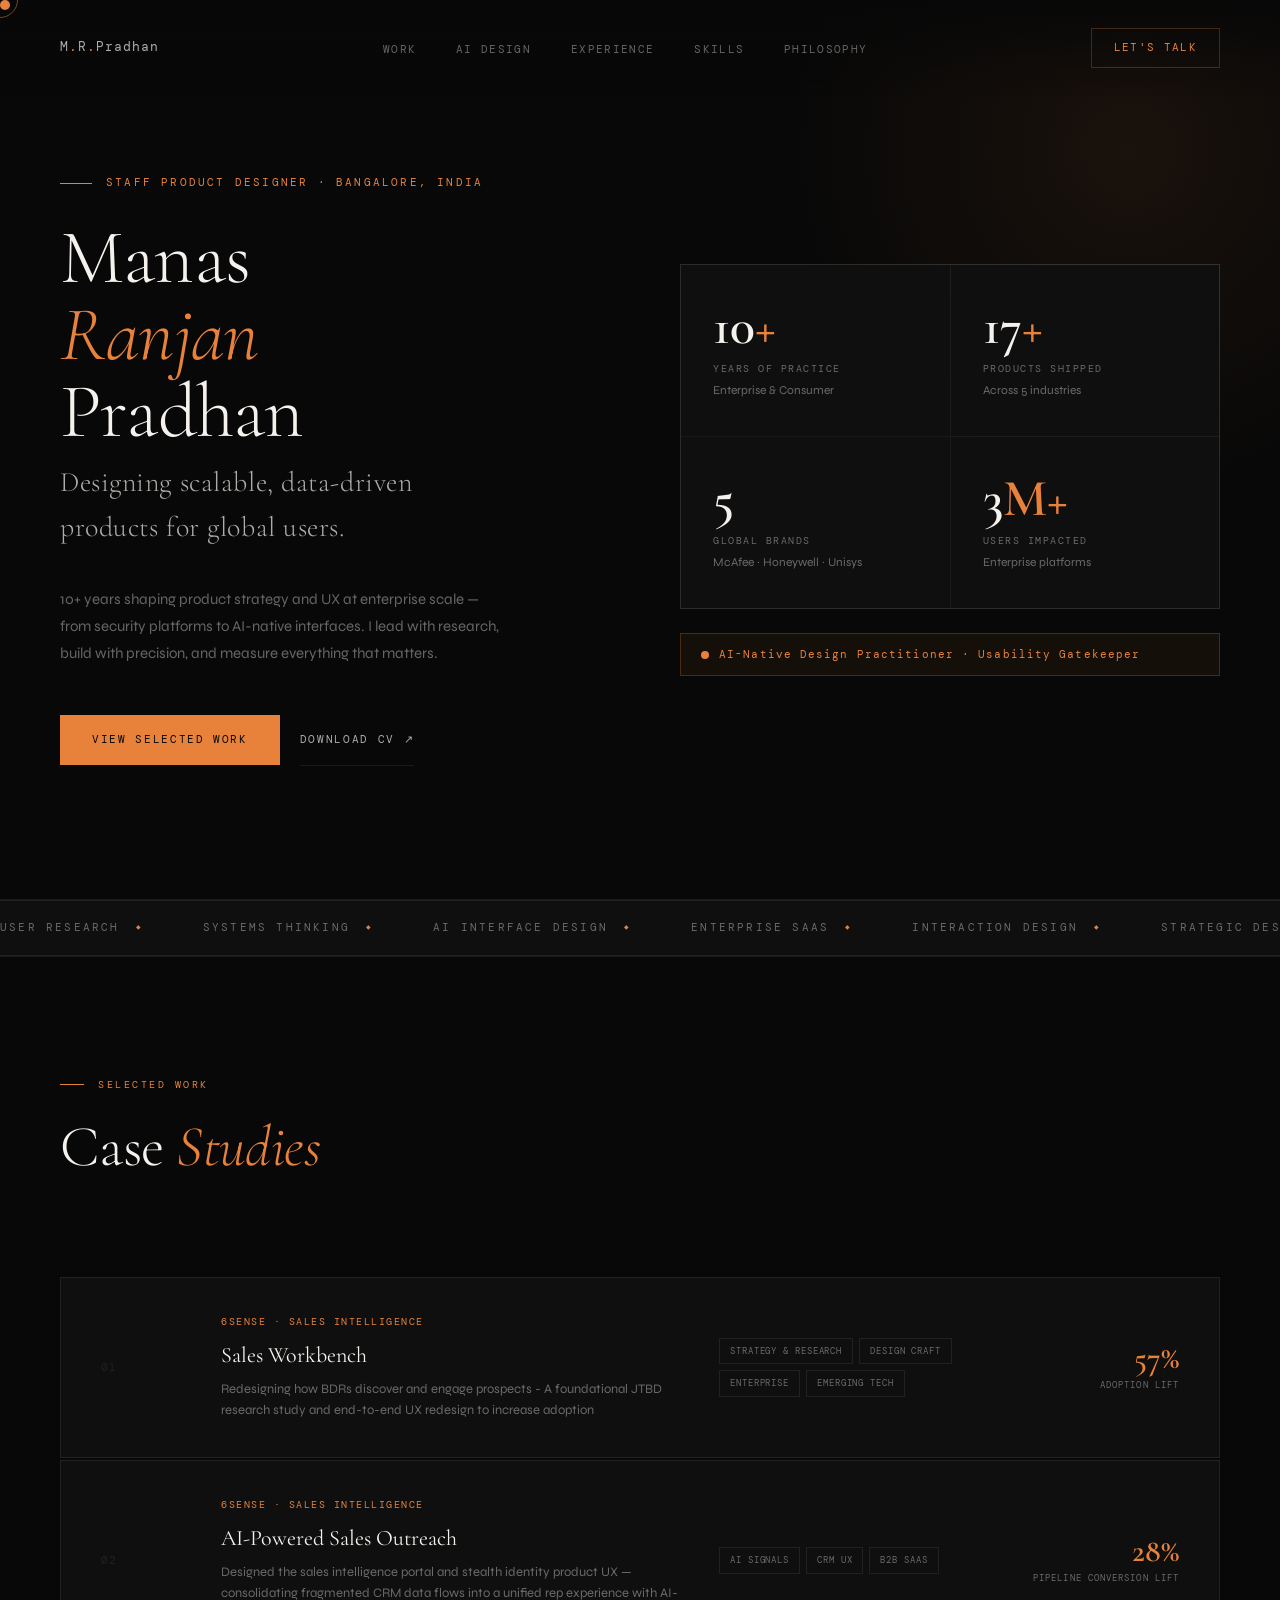
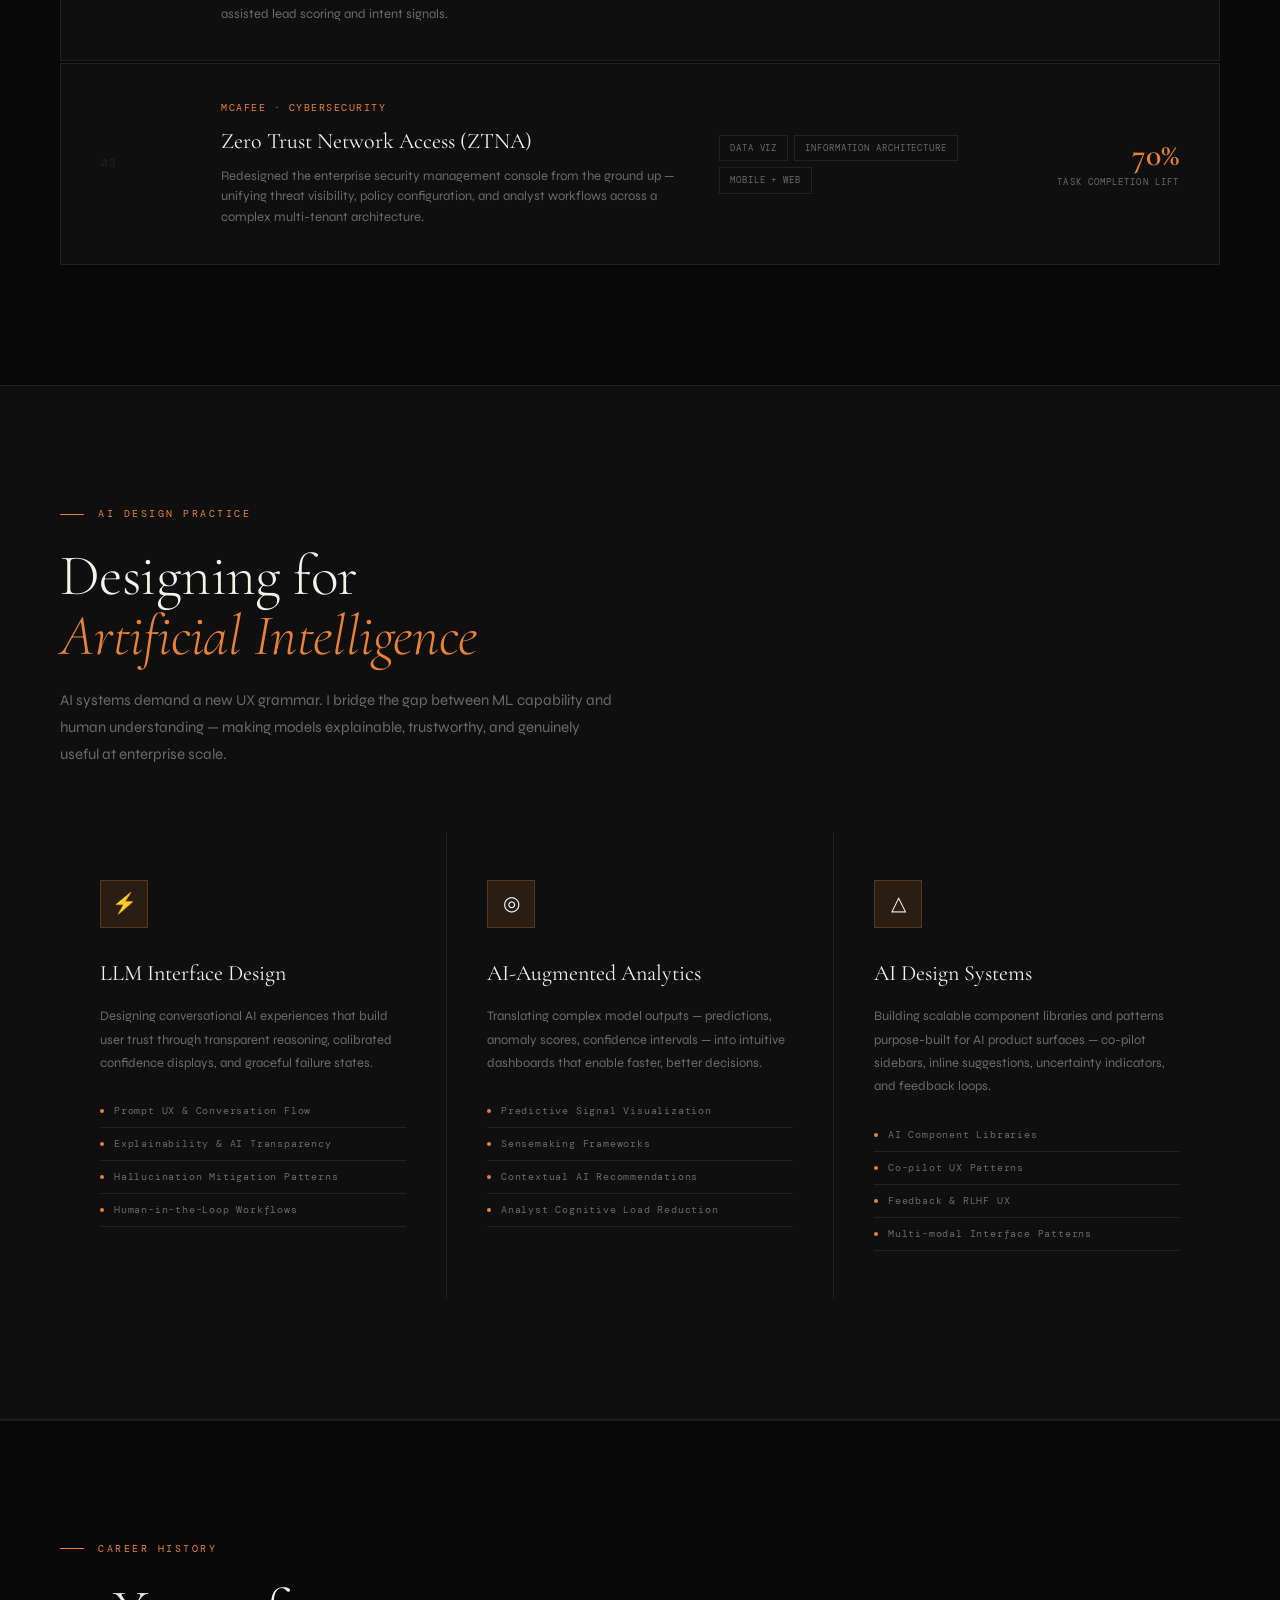
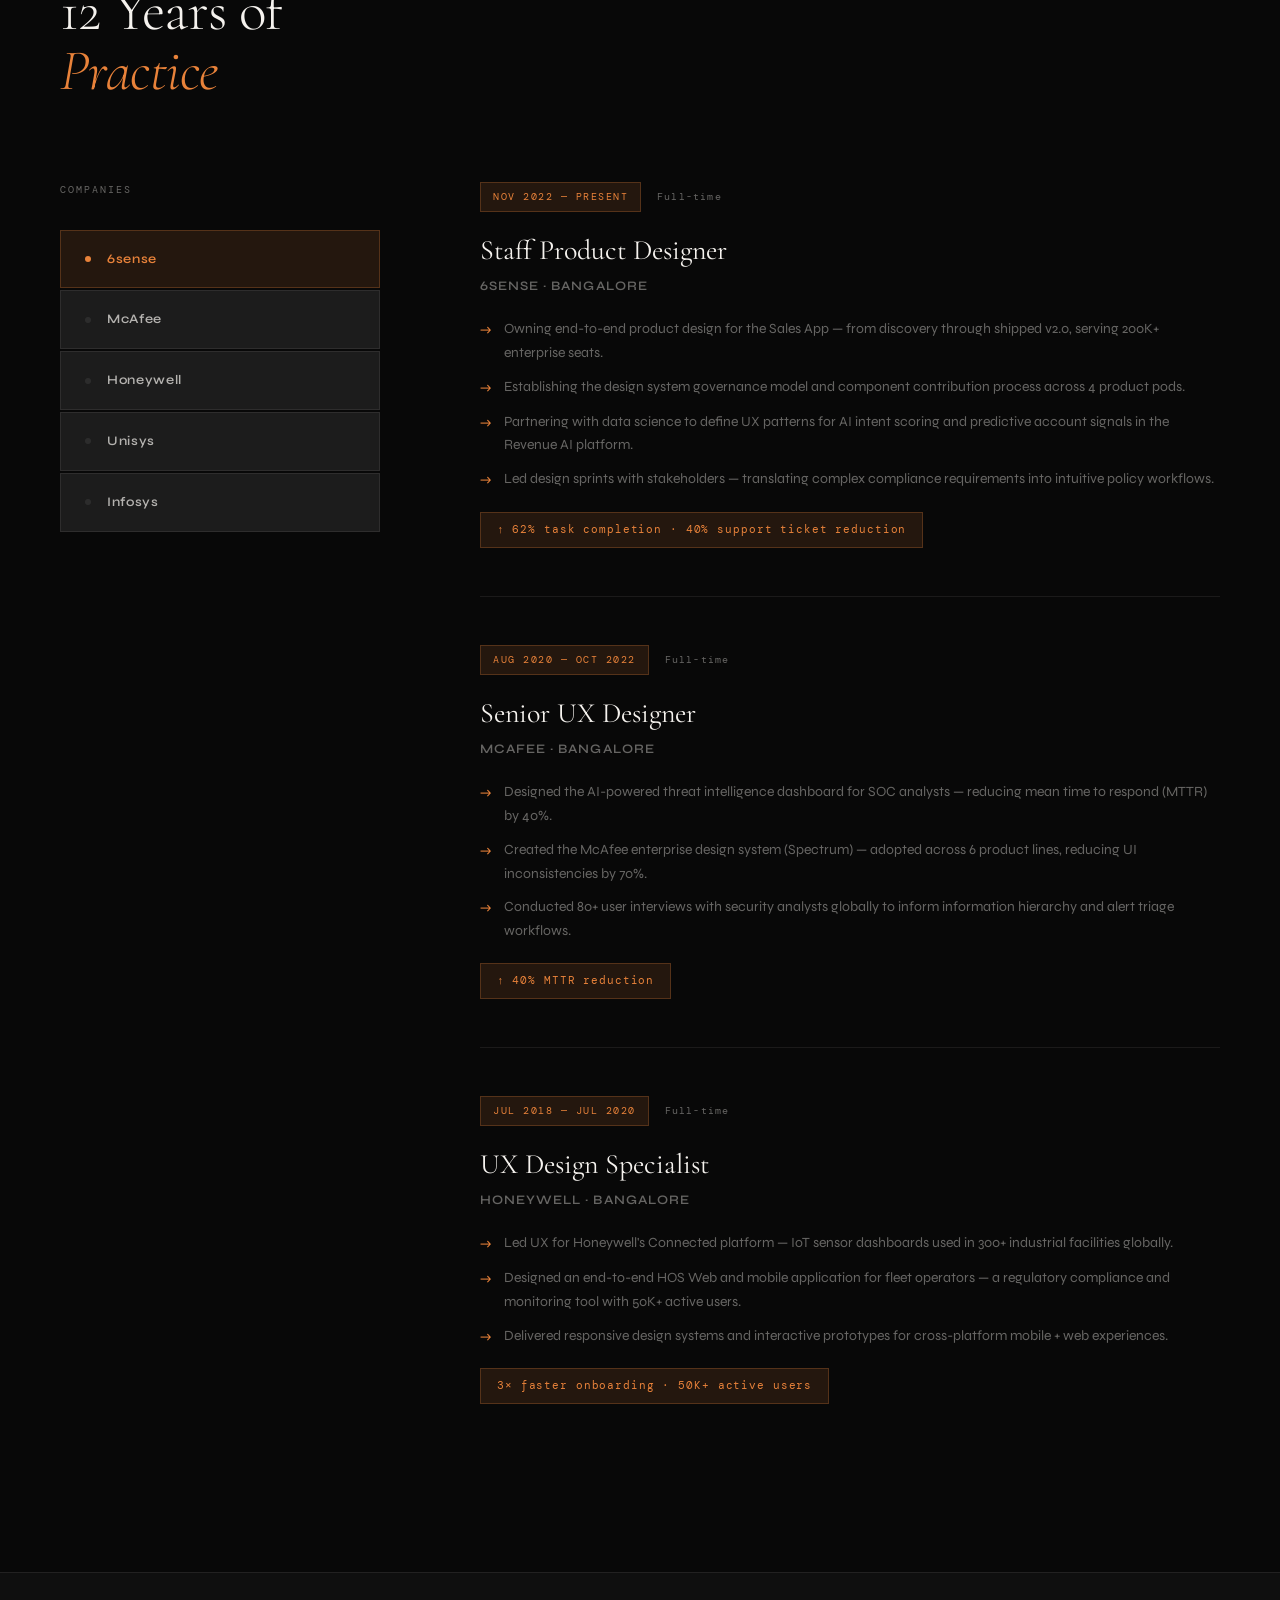
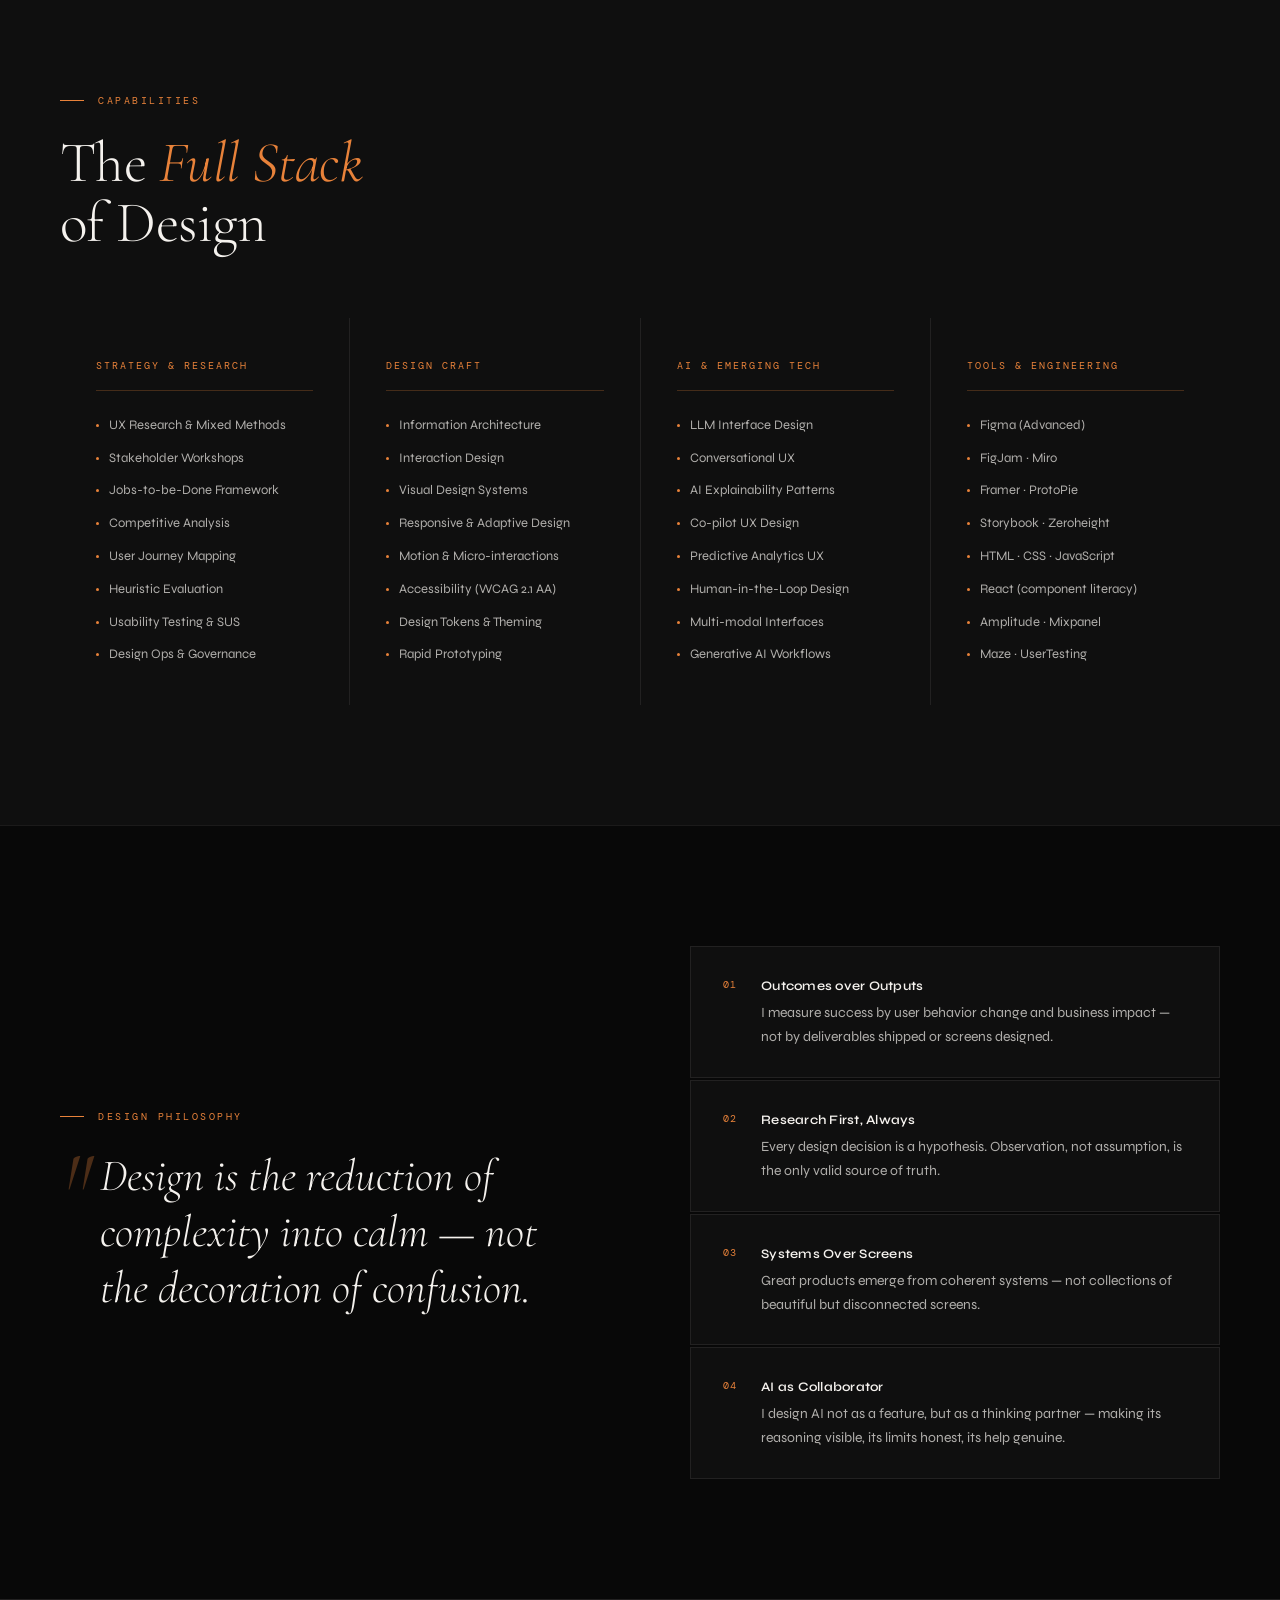
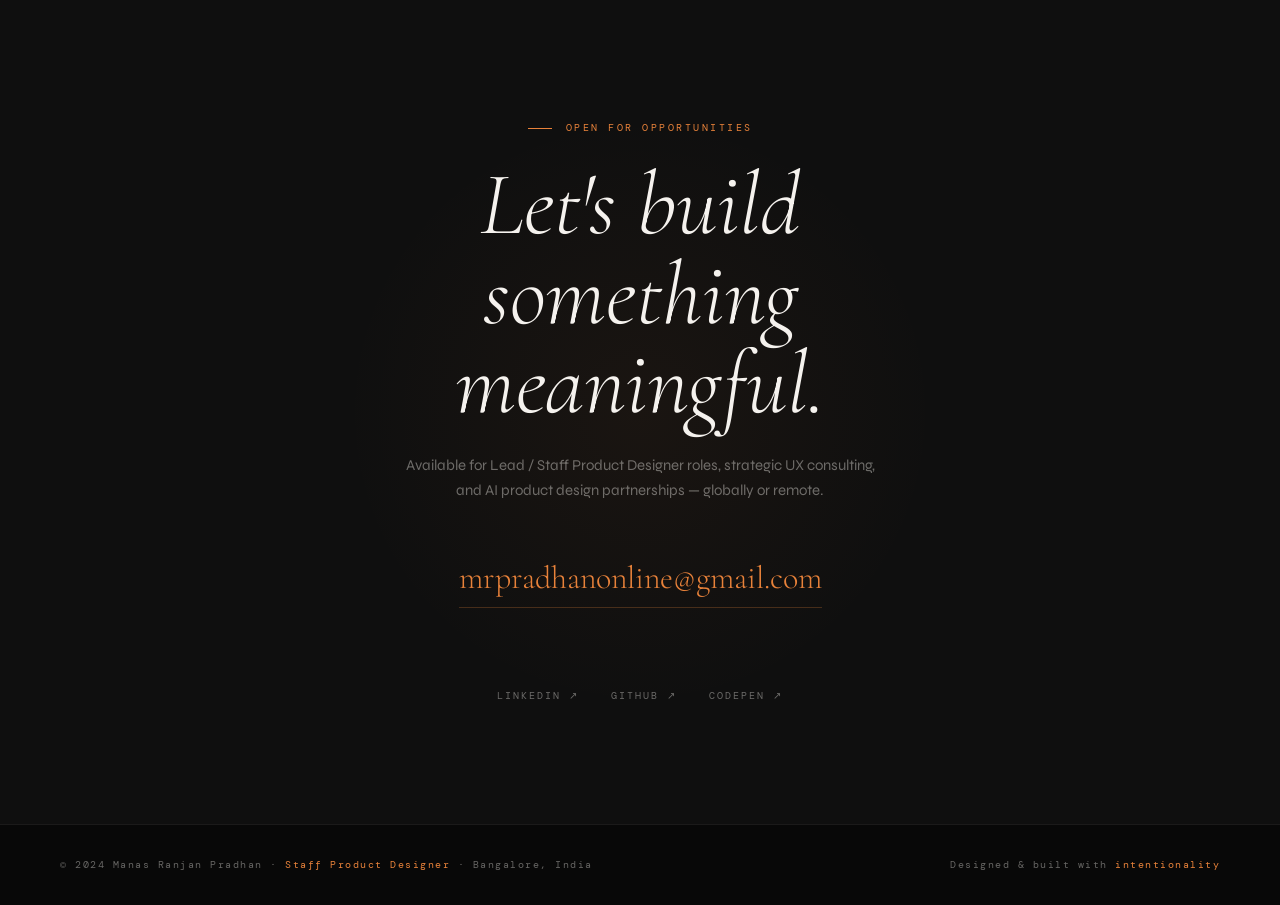
<file: index.html>
<!DOCTYPE html>
<html lang="en">
<head>
<meta charset="UTF-8">
<meta name="viewport" content="width=device-width, initial-scale=1.0">
<title>Manas Ranjan Pradhan — Lead Product Designer</title>
<link rel="preconnect" href="https://fonts.googleapis.com">
<link rel="preconnect" href="https://fonts.gstatic.com" crossorigin>
<link href="https://fonts.googleapis.com/css2?family=Cormorant+Garamond:ital,wght@0,300;0,400;0,600;0,700;1,300;1,400&family=DM+Mono:wght@300;400;500&family=Syne:wght@400;500;600;700;800&display=swap" rel="stylesheet">
<style>
  :root {
    --bg: #080808;
    --bg-2: #0f0f0f;
    --bg-3: #161616;
    --surface: #1c1c1c;
    --surface-2: #242424;
    --amber: #E8823A;
    --amber-light: #F0A060;
    --amber-dim: rgba(232,130,58,0.12);
    --amber-dim2: rgba(232,130,58,0.06);
    --white: #F5F2EE;
    --white-70: rgba(245,242,238,0.7);
    --white-40: rgba(245,242,238,0.4);
    --white-15: rgba(245,242,238,0.08);
    --border: rgba(245,242,238,0.08);
    --border-amber: rgba(232,130,58,0.25);
    --font-display: 'Cormorant Garamond', Georgia, serif;
    --font-ui: 'Syne', sans-serif;
    --font-mono: 'DM Mono', monospace;
  }

  *, *::before, *::after { box-sizing: border-box; margin: 0; padding: 0; }

  html {
    scroll-behavior: smooth;
    cursor: none;
  }

  body {
    background: var(--bg);
    color: var(--white);
    font-family: var(--font-ui);
    overflow-x: hidden;
    line-height: 1.6;
  }

  /* Custom Cursor */
  .cursor {
    width: 10px; height: 10px;
    background: var(--amber);
    border-radius: 50%;
    position: fixed;
    top: 0; left: 0;
    pointer-events: none;
    z-index: 9999;
    transition: transform 0.15s ease;
    mix-blend-mode: normal;
  }
  .cursor-ring {
    width: 36px; height: 36px;
    border: 1px solid rgba(232,130,58,0.5);
    border-radius: 50%;
    position: fixed;
    top: 0; left: 0;
    pointer-events: none;
    z-index: 9998;
    transition: transform 0.4s cubic-bezier(0.23,1,0.32,1), width 0.3s ease, height 0.3s ease, border-color 0.3s ease;
  }
  .cursor-ring.hover {
    width: 60px; height: 60px;
    border-color: var(--amber);
  }

  /* NAV */
  nav {
    position: fixed;
    top: 0; left: 0; right: 0;
    z-index: 100;
    padding: 28px 60px;
    display: flex;
    align-items: center;
    justify-content: space-between;
    background: linear-gradient(to bottom, rgba(8,8,8,0.95) 0%, transparent 100%);
    backdrop-filter: blur(0px);
    transition: background 0.4s ease, backdrop-filter 0.4s ease, padding 0.4s ease;
  }
  nav.scrolled {
    background: rgba(8,8,8,0.92);
    backdrop-filter: blur(20px);
    padding: 18px 60px;
    border-bottom: 1px solid var(--border);
  }
  .nav-logo {
    font-family: var(--font-mono);
    font-size: 13px;
    letter-spacing: 0.08em;
    color: var(--white-70);
    text-decoration: none;
  }
  .nav-logo span { color: var(--amber); }
  .nav-links {
    display: flex;
    gap: 40px;
    list-style: none;
  }
  .nav-links a {
    font-family: var(--font-mono);
    font-size: 11px;
    letter-spacing: 0.12em;
    text-transform: uppercase;
    color: var(--white-40);
    text-decoration: none;
    transition: color 0.2s;
  }
  .nav-links a:hover { color: var(--white); }
  .nav-cta {
    font-family: var(--font-mono);
    font-size: 11px;
    letter-spacing: 0.12em;
    text-transform: uppercase;
    color: var(--amber);
    text-decoration: none;
    border: 1px solid var(--border-amber);
    padding: 10px 22px;
    transition: all 0.25s ease;
  }
  .nav-cta:hover {
    background: var(--amber);
    color: var(--bg);
  }

  /* HERO */
  .hero {
    min-height: 100vh;
    padding: 140px 60px 100px;
    display: grid;
    grid-template-columns: 1fr 1fr;
    gap: 80px;
    align-items: center;
    position: relative;
    overflow: hidden;
  }
  .hero::before {
    content: '';
    position: absolute;
    top: -200px; right: -200px;
    width: 700px; height: 700px;
    background: radial-gradient(circle, rgba(232,130,58,0.08) 0%, transparent 70%);
    pointer-events: none;
  }
  .hero::after {
    content: '';
    position: absolute;
    bottom: 0; left: 0; right: 0;
    height: 1px;
    background: var(--border);
  }
  .hero-eyebrow {
    font-family: var(--font-mono);
    font-size: 11px;
    letter-spacing: 0.2em;
    text-transform: uppercase;
    color: var(--amber);
    margin-bottom: 28px;
    display: flex;
    align-items: center;
    gap: 14px;
    opacity: 0;
    animation: fadeUp 0.8s 0.2s forwards;
  }
  .hero-eyebrow::before {
    content: '';
    display: block;
    width: 32px; height: 1px;
    background: var(--amber);
  }
  .hero-name {
    font-family: var(--font-display);
    font-size: clamp(56px, 6vw, 88px);
    font-weight: 300;
    line-height: 1.0;
    letter-spacing: -0.01em;
    margin-bottom: 10px;
    opacity: 0;
    animation: fadeUp 0.8s 0.35s forwards;
  }
  .hero-name em {
    font-style: italic;
    color: var(--amber);
  }
  .hero-title {
    font-family: var(--font-display);
    font-size: clamp(18px, 2.2vw, 28px);
    font-weight: 300;
    color: var(--white-70);
    letter-spacing: 0.02em;
    margin-bottom: 36px;
    opacity: 0;
    animation: fadeUp 0.8s 0.5s forwards;
  }
  .hero-desc {
    font-size: 15px;
    line-height: 1.8;
    color: var(--white-40);
    max-width: 440px;
    margin-bottom: 48px;
    opacity: 0;
    animation: fadeUp 0.8s 0.65s forwards;
  }
  .hero-actions {
    display: flex;
    gap: 20px;
    align-items: center;
    opacity: 0;
    animation: fadeUp 0.8s 0.8s forwards;
  }
  .btn-primary {
    font-family: var(--font-mono);
    font-size: 11px;
    letter-spacing: 0.15em;
    text-transform: uppercase;
    color: var(--bg);
    background: var(--amber);
    padding: 16px 32px;
    text-decoration: none;
    transition: all 0.25s ease;
    display: inline-block;
  }
  .btn-primary:hover {
    background: var(--amber-light);
    transform: translateY(-2px);
  }
  .btn-secondary {
    font-family: var(--font-mono);
    font-size: 11px;
    letter-spacing: 0.15em;
    text-transform: uppercase;
    color: var(--white-70);
    padding: 16px 0;
    text-decoration: none;
    border-bottom: 1px solid var(--border);
    transition: all 0.25s ease;
  }
  .btn-secondary:hover {
    color: var(--white);
    border-color: var(--white-40);
  }

  /* HERO STATS */
  .hero-right {
    opacity: 0;
    animation: fadeIn 1s 0.9s forwards;
  }
  .stats-grid {
    display: grid;
    grid-template-columns: 1fr 1fr;
    gap: 1px;
    background: var(--border);
    border: 1px solid var(--border);
  }
  .stat-item {
    background: var(--bg-2);
    padding: 36px 32px;
    position: relative;
    overflow: hidden;
    transition: background 0.3s ease;
  }
  .stat-item:hover { background: var(--bg-3); }
  .stat-item::before {
    content: '';
    position: absolute;
    bottom: 0; left: 32px;
    width: 24px; height: 2px;
    background: var(--amber);
    opacity: 0;
    transition: opacity 0.3s ease, width 0.3s ease;
  }
  .stat-item:hover::before { opacity: 1; width: 40px; }
  .stat-number {
    font-family: var(--font-display);
    font-size: 52px;
    font-weight: 600;
    line-height: 1;
    color: var(--white);
    margin-bottom: 8px;
  }
  .stat-number span { color: var(--amber); }
  .stat-label {
    font-family: var(--font-mono);
    font-size: 10px;
    letter-spacing: 0.15em;
    text-transform: uppercase;
    color: var(--white-40);
  }
  .stat-sub {
    font-size: 12px;
    color: var(--white-40);
    margin-top: 4px;
  }

  /* AI BADGE */
  .ai-badge {
    margin-top: 24px;
    display: inline-flex;
    align-items: center;
    gap: 10px;
    background: var(--amber-dim2);
    border: 1px solid var(--border-amber);
    padding: 12px 20px;
    width: 100%;
  }
  .ai-badge-dot {
    width: 8px; height: 8px;
    background: var(--amber);
    border-radius: 50%;
    animation: pulse 2s infinite;
  }
  .ai-badge-text {
    font-family: var(--font-mono);
    font-size: 11px;
    letter-spacing: 0.1em;
    color: var(--amber);
  }

  /* MARQUEE */
  .marquee-section {
    border-top: 1px solid var(--border);
    border-bottom: 1px solid var(--border);
    overflow: hidden;
    padding: 18px 0;
    background: var(--bg-2);
  }
  .marquee-track {
    display: flex;
    gap: 60px;
    animation: marquee 30s linear infinite;
    white-space: nowrap;
    width: max-content;
  }
  .marquee-item {
    font-family: var(--font-mono);
    font-size: 11px;
    letter-spacing: 0.2em;
    text-transform: uppercase;
    color: var(--white-40);
    display: flex;
    align-items: center;
    gap: 16px;
  }
  .marquee-item::after {
    content: '◆';
    font-size: 6px;
    color: var(--amber);
  }

  /* SECTION BASICS */
  section { padding: 120px 60px; }
  .section-label {
    font-family: var(--font-mono);
    font-size: 10px;
    letter-spacing: 0.25em;
    text-transform: uppercase;
    color: var(--amber);
    margin-bottom: 24px;
    display: flex;
    align-items: center;
    gap: 14px;
  }
  .section-label::before {
    content: '';
    width: 24px; height: 1px;
    background: var(--amber);
  }
  .section-headline {
    font-family: var(--font-display);
    font-size: clamp(36px, 4.5vw, 64px);
    font-weight: 300;
    line-height: 1.05;
    letter-spacing: -0.01em;
    margin-bottom: 20px;
  }
  .section-headline em { font-style: italic; color: var(--amber); }

  /* WORK SECTION */
  .work-section {
    padding: 120px 60px;
    border-top: 1px solid var(--border);
  }
  .work-header {
    display: flex;
    justify-content: space-between;
    align-items: flex-end;
    margin-bottom: 80px;
  }
  .work-link-all {
    font-family: var(--font-mono);
    font-size: 11px;
    letter-spacing: 0.12em;
    text-transform: uppercase;
    color: var(--white-40);
    text-decoration: none;
    border-bottom: 1px solid var(--border);
    padding-bottom: 4px;
    transition: all 0.2s;
  }
  .work-link-all:hover { color: var(--amber); border-color: var(--amber); }

  .case-studies {
    display: flex;
    flex-direction: column;
    gap: 2px;
  }
  .case-item {
    display: grid;
    grid-template-columns: 80px 1fr 260px 160px;
    gap: 40px;
    align-items: center;
    padding: 36px 40px;
    background: var(--bg-2);
    border: 1px solid var(--border);
    text-decoration: none;
    transition: all 0.3s ease;
    position: relative;
    overflow: hidden;
  }
  .case-item::before {
    content: '';
    position: absolute;
    left: 0; top: 0; bottom: 0;
    width: 3px;
    background: var(--amber);
    transform: scaleY(0);
    transition: transform 0.3s ease;
    transform-origin: bottom;
  }
  .case-item:hover {
    background: var(--bg-3);
    border-color: var(--border-amber);
  }
  .case-item:hover::before { transform: scaleY(1); }
  .case-num {
    font-family: var(--font-mono);
    font-size: 11px;
    color: var(--white-15);
    letter-spacing: 0.1em;
  }
  .case-info {}
  .case-company {
    font-family: var(--font-mono);
    font-size: 10px;
    letter-spacing: 0.15em;
    text-transform: uppercase;
    color: var(--amber);
    margin-bottom: 8px;
  }
  .case-title {
    font-family: var(--font-display);
    font-size: 22px;
    font-weight: 400;
    color: var(--white);
    margin-bottom: 6px;
  }
  .case-desc {
    font-size: 13px;
    color: var(--white-40);
    line-height: 1.6;
  }
  .case-tags {
    display: flex;
    flex-wrap: wrap;
    gap: 6px;
  }
  .tag {
    font-family: var(--font-mono);
    font-size: 9px;
    letter-spacing: 0.1em;
    text-transform: uppercase;
    color: var(--white-40);
    border: 1px solid var(--border);
    padding: 5px 10px;
  }
  .case-outcome {
    text-align: right;
  }
  .outcome-num {
    font-family: var(--font-display);
    font-size: 32px;
    font-weight: 600;
    color: var(--amber);
    line-height: 1;
  }
  .outcome-label {
    font-family: var(--font-mono);
    font-size: 9px;
    letter-spacing: 0.12em;
    text-transform: uppercase;
    color: var(--white-40);
    margin-top: 4px;
  }

  /* AI EXPERTISE */
  .ai-section {
    background: var(--bg-2);
    border-top: 1px solid var(--border);
    border-bottom: 1px solid var(--border);
    padding: 120px 60px;
  }
  .ai-grid {
    display: grid;
    grid-template-columns: repeat(3, 1fr);
    gap: 1px;
    background: var(--border);
    margin-top: 64px;
  }
  .ai-card {
    background: var(--bg-2);
    padding: 48px 40px;
    position: relative;
    transition: background 0.3s ease;
  }
  .ai-card:hover { background: var(--bg-3); }
  .ai-card-icon {
    width: 48px; height: 48px;
    background: var(--amber-dim);
    border: 1px solid var(--border-amber);
    display: flex;
    align-items: center;
    justify-content: center;
    margin-bottom: 28px;
    font-size: 20px;
  }
  .ai-card-title {
    font-family: var(--font-display);
    font-size: 22px;
    font-weight: 400;
    margin-bottom: 14px;
    color: var(--white);
  }
  .ai-card-desc {
    font-size: 13px;
    line-height: 1.8;
    color: var(--white-40);
  }
  .ai-card-list {
    margin-top: 20px;
    list-style: none;
  }
  .ai-card-list li {
    font-family: var(--font-mono);
    font-size: 10px;
    letter-spacing: 0.08em;
    color: var(--white-40);
    padding: 8px 0;
    border-bottom: 1px solid var(--border);
    display: flex;
    align-items: center;
    gap: 10px;
  }
  .ai-card-list li::before {
    content: '';
    width: 4px; height: 4px;
    background: var(--amber);
    border-radius: 50%;
    flex-shrink: 0;
  }

  /* EXPERIENCE */
  .exp-section {
    padding: 120px 60px;
    border-top: 1px solid var(--border);
  }
  .exp-grid {
    display: grid;
    grid-template-columns: 320px 1fr;
    gap: 100px;
    margin-top: 80px;
  }
  .exp-sidebar {}
  .exp-sidebar-label {
    font-family: var(--font-mono);
    font-size: 10px;
    letter-spacing: 0.2em;
    text-transform: uppercase;
    color: var(--white-40);
    margin-bottom: 32px;
  }
  .exp-logos {
    display: flex;
    flex-direction: column;
    gap: 2px;
  }
  .exp-logo-item {
    display: flex;
    align-items: center;
    gap: 16px;
    padding: 18px 24px;
    background: var(--surface);
    border: 1px solid var(--border);
    font-family: var(--font-ui);
    font-size: 13px;
    font-weight: 600;
    color: var(--white-70);
    letter-spacing: 0.05em;
    transition: all 0.2s;
    cursor: pointer;
  }
  .exp-logo-item:hover {
    background: var(--surface-2);
    color: var(--white);
    border-color: var(--border-amber);
  }
  .exp-logo-item.active {
    background: var(--amber-dim);
    border-color: var(--border-amber);
    color: var(--amber);
  }
  .exp-logo-dot {
    width: 6px; height: 6px;
    border-radius: 50%;
    background: var(--border);
    flex-shrink: 0;
  }
  .exp-logo-item.active .exp-logo-dot { background: var(--amber); }

  .exp-timeline {
    display: flex;
    flex-direction: column;
    gap: 48px;
  }
  .exp-item {
    padding-bottom: 48px;
    border-bottom: 1px solid var(--border);
    position: relative;
  }
  .exp-item:last-child { border-bottom: none; }
  .exp-meta {
    display: flex;
    align-items: center;
    gap: 16px;
    margin-bottom: 16px;
  }
  .exp-period {
    font-family: var(--font-mono);
    font-size: 10px;
    letter-spacing: 0.15em;
    text-transform: uppercase;
    color: var(--amber);
    background: var(--amber-dim);
    padding: 6px 12px;
    border: 1px solid var(--border-amber);
  }
  .exp-type {
    font-family: var(--font-mono);
    font-size: 10px;
    letter-spacing: 0.12em;
    color: var(--white-40);
  }
  .exp-role {
    font-family: var(--font-display);
    font-size: 28px;
    font-weight: 400;
    color: var(--white);
    margin-bottom: 4px;
  }
  .exp-company {
    font-family: var(--font-ui);
    font-size: 13px;
    font-weight: 600;
    letter-spacing: 0.08em;
    color: var(--white-40);
    text-transform: uppercase;
    margin-bottom: 20px;
  }
  .exp-bullets {
    list-style: none;
    display: flex;
    flex-direction: column;
    gap: 10px;
  }
  .exp-bullets li {
    font-size: 14px;
    color: var(--white-40);
    line-height: 1.7;
    display: flex;
    gap: 12px;
  }
  .exp-bullets li::before {
    content: '→';
    color: var(--amber);
    flex-shrink: 0;
    margin-top: 1px;
  }
  .exp-outcome-chip {
    display: inline-flex;
    align-items: center;
    gap: 8px;
    margin-top: 20px;
    font-family: var(--font-mono);
    font-size: 11px;
    letter-spacing: 0.08em;
    color: var(--amber);
    background: var(--amber-dim);
    border: 1px solid var(--border-amber);
    padding: 8px 16px;
  }

  /* SKILLS */
  .skills-section {
    padding: 120px 60px;
    background: var(--bg-2);
    border-top: 1px solid var(--border);
  }
  .skills-grid {
    display: grid;
    grid-template-columns: repeat(4, 1fr);
    gap: 1px;
    background: var(--border);
    margin-top: 64px;
  }
  .skill-group {
    background: var(--bg-2);
    padding: 40px 36px;
  }
  .skill-group-title {
    font-family: var(--font-mono);
    font-size: 10px;
    letter-spacing: 0.2em;
    text-transform: uppercase;
    color: var(--amber);
    margin-bottom: 24px;
    padding-bottom: 16px;
    border-bottom: 1px solid var(--border-amber);
  }
  .skill-list {
    list-style: none;
    display: flex;
    flex-direction: column;
    gap: 12px;
  }
  .skill-list li {
    font-size: 13px;
    color: var(--white-70);
    display: flex;
    align-items: center;
    gap: 10px;
  }
  .skill-list li::before {
    content: '';
    width: 3px; height: 3px;
    background: var(--amber);
    border-radius: 50%;
    flex-shrink: 0;
  }

  /* PHILOSOPHY */
  .philosophy-section {
    padding: 120px 60px;
    border-top: 1px solid var(--border);
    display: grid;
    grid-template-columns: 1fr 1fr;
    gap: 100px;
    align-items: center;
  }
  .philosophy-quote {
    font-family: var(--font-display);
    font-size: clamp(28px, 3.5vw, 52px);
    font-weight: 300;
    font-style: italic;
    line-height: 1.25;
    color: var(--white);
    position: relative;
    padding-left: 40px;
  }
  .philosophy-quote::before {
    content: '"';
    position: absolute;
    left: 0; top: -10px;
    font-size: 100px;
    font-family: var(--font-display);
    color: var(--amber);
    opacity: 0.3;
    line-height: 1;
  }
  .philosophy-right {}
  .philosophy-principles {
    list-style: none;
    display: flex;
    flex-direction: column;
    gap: 2px;
  }
  .principle-item {
    padding: 28px 32px;
    background: var(--bg-2);
    border: 1px solid var(--border);
    display: flex;
    gap: 24px;
    align-items: flex-start;
    transition: all 0.2s;
  }
  .principle-item:hover {
    background: var(--bg-3);
    border-color: var(--border-amber);
  }
  .principle-num {
    font-family: var(--font-mono);
    font-size: 10px;
    color: var(--amber);
    letter-spacing: 0.1em;
    flex-shrink: 0;
    padding-top: 2px;
  }
  .principle-text {
    font-size: 14px;
    color: var(--white-70);
    line-height: 1.7;
  }
  .principle-text strong {
    display: block;
    font-family: var(--font-ui);
    font-size: 13px;
    font-weight: 600;
    color: var(--white);
    margin-bottom: 4px;
    letter-spacing: 0.02em;
  }

  /* CONTACT */
  .contact-section {
    padding: 120px 60px;
    border-top: 1px solid var(--border);
    background: var(--bg-2);
    text-align: center;
    position: relative;
    overflow: hidden;
  }
  .contact-section::before {
    content: '';
    position: absolute;
    top: 50%; left: 50%;
    transform: translate(-50%, -50%);
    width: 600px; height: 600px;
    background: radial-gradient(circle, rgba(232,130,58,0.05) 0%, transparent 70%);
    pointer-events: none;
  }
  .contact-headline {
    font-family: var(--font-display);
    font-size: clamp(52px, 7vw, 100px);
    font-weight: 300;
    font-style: italic;
    line-height: 1;
    margin-bottom: 24px;
    color: var(--white);
  }
  .contact-sub {
    font-size: 15px;
    color: var(--white-40);
    max-width: 480px;
    margin: 0 auto 48px;
    line-height: 1.7;
  }
  .contact-email {
    font-family: var(--font-display);
    font-size: clamp(18px, 2.5vw, 32px);
    font-weight: 300;
    color: var(--amber);
    text-decoration: none;
    border-bottom: 1px solid var(--border-amber);
    padding-bottom: 4px;
    transition: all 0.2s;
    display: inline-block;
    margin-bottom: 48px;
  }
  .contact-email:hover { border-color: var(--amber); }
  .contact-links {
    display: flex;
    gap: 32px;
    justify-content: center;
    margin-top: 32px;
  }
  .contact-links a {
    font-family: var(--font-mono);
    font-size: 10px;
    letter-spacing: 0.2em;
    text-transform: uppercase;
    color: var(--white-40);
    text-decoration: none;
    transition: color 0.2s;
  }
  .contact-links a:hover { color: var(--amber); }

  /* FOOTER */
  footer {
    padding: 32px 60px;
    border-top: 1px solid var(--border);
    display: flex;
    justify-content: space-between;
    align-items: center;
  }
  footer p {
    font-family: var(--font-mono);
    font-size: 10px;
    letter-spacing: 0.15em;
    color: var(--white-40);
  }
  footer span { color: var(--amber); }

  /* ANIMATIONS */
  @keyframes fadeUp {
    from { opacity: 0; transform: translateY(30px); }
    to { opacity: 1; transform: translateY(0); }
  }
  @keyframes fadeIn {
    from { opacity: 0; }
    to { opacity: 1; }
  }
  @keyframes marquee {
    from { transform: translateX(0); }
    to { transform: translateX(-50%); }
  }
  @keyframes pulse {
    0%, 100% { opacity: 1; transform: scale(1); }
    50% { opacity: 0.5; transform: scale(0.8); }
  }

  .reveal {
    opacity: 0;
    transform: translateY(40px);
    transition: opacity 0.8s ease, transform 0.8s ease;
  }
  .reveal.visible {
    opacity: 1;
    transform: translateY(0);
  }

  /* MOBILE */
  @media (max-width: 900px) {
    nav { padding: 20px 24px; }
    nav.scrolled { padding: 14px 24px; }
    .nav-links { display: none; }
    .hero { grid-template-columns: 1fr; padding: 120px 24px 80px; gap: 60px; }
    .hero-right { order: -1; }
    section, .work-section, .ai-section, .exp-section, .skills-section { padding: 80px 24px; }
    .philosophy-section { grid-template-columns: 1fr; padding: 80px 24px; gap: 60px; }
    .contact-section { padding: 80px 24px; }
    .stats-grid { grid-template-columns: 1fr 1fr; }
    .ai-grid { grid-template-columns: 1fr; }
    .skills-grid { grid-template-columns: 1fr 1fr; }
    .exp-grid { grid-template-columns: 1fr; gap: 60px; }
    .case-item { grid-template-columns: 1fr; gap: 16px; padding: 24px; }
    .case-num { display: none; }
    .case-outcome { text-align: left; }
    footer { padding: 24px; flex-direction: column; gap: 12px; text-align: center; }
    .contact-links { flex-wrap: wrap; gap: 20px; }
    html { cursor: auto; }
    .cursor, .cursor-ring { display: none; }
  }
</style>
</head>
<body>

<!-- Custom Cursor -->
<div class="cursor" id="cursor"></div>
<div class="cursor-ring" id="cursorRing"></div>

<!-- NAV -->
<nav id="nav">
  <a href="#" class="nav-logo">M<span>.</span>R<span>.</span>Pradhan</a>
  <ul class="nav-links">
    <li><a href="#work">Work</a></li>
    <li><a href="#ai">AI Design</a></li>
    <li><a href="#experience">Experience</a></li>
    <li><a href="#skills">Skills</a></li>
    <li><a href="#philosophy">Philosophy</a></li>
  </ul>
  <a href="mailto:mrpradhanonline@gmail.com" class="nav-cta">Let's Talk</a>
</nav>

<!-- HERO -->
<section class="hero" id="home">
  <div class="hero-left">
    <div class="hero-eyebrow">Staff Product Designer · Bangalore, India</div>
    <h1 class="hero-name">Manas<br><em>Ranjan</em><br>Pradhan</h1>
    <p class="hero-title">Designing scalable, data-driven <br>products for global users. </p>
    <p class="hero-desc">10+ years shaping product strategy and UX at enterprise scale — from security platforms to AI-native interfaces. I lead with research, build with precision, and measure everything that matters.</p>
    <div class="hero-actions">
      <a href="#work" class="btn-primary">View Selected Work</a>
      <a href="./SourceFiles/M.R.Pradhan_Resume.pdf" class="btn-secondary">Download CV ↗</a>
    </div>
  </div>
  <div class="hero-right">
    <div class="stats-grid">
      <div class="stat-item">
        <div class="stat-number">10<span>+</span></div>
        <div class="stat-label">Years of Practice</div>
        <div class="stat-sub">Enterprise & Consumer</div>
      </div>
      <div class="stat-item">
        <div class="stat-number">17<span>+</span></div>
        <div class="stat-label">Products Shipped</div>
        <div class="stat-sub">Across 5 industries</div>
      </div>
      <div class="stat-item">
        <div class="stat-number">5</div>
        <div class="stat-label">Global Brands</div>
        <div class="stat-sub">McAfee · Honeywell · Unisys</div>
      </div>
      <div class="stat-item">
        <div class="stat-number">3<span>M+</span></div>
        <div class="stat-label">Users Impacted</div>
        <div class="stat-sub">Enterprise platforms</div>
      </div>
    </div>
    <div class="ai-badge">
      <div class="ai-badge-dot"></div>
      <span class="ai-badge-text">AI-Native Design Practitioner · Usability Gatekeeper</span>
    </div>
  </div>
</section>

<!-- MARQUEE -->
<div class="marquee-section">
  <div class="marquee-track">
    <span class="marquee-item">User Research</span>
    <span class="marquee-item">Systems Thinking</span>
    <span class="marquee-item">AI Interface Design</span>
    <span class="marquee-item">Enterprise SaaS</span>
    <span class="marquee-item">Interaction Design</span>
    <span class="marquee-item">Strategic Design</span>
    <span class="marquee-item">Outcome-Driven Design</span>
    <span class="marquee-item">User Research</span>
    <span class="marquee-item">Systems Thinking</span>
    <span class="marquee-item">AI Interface Design</span>
    <span class="marquee-item">Enterprise SaaS</span>
    <span class="marquee-item">Interaction Design</span>
    <span class="marquee-item">Strategic Design</span>
    <span class="marquee-item">Outcome-Driven Design</span>
  </div>
</div>

<!-- WORK -->
<div class="work-section" id="work">
  <div class="work-header reveal">
    <div>
      <div class="section-label">Selected Work</div>
      <h2 class="section-headline">Case <em>Studies</em></h2>
    </div>
    <!-- <a href="https://bimacknyas.github.io/ManasRPortfolio_2020/" target="_blank" class="work-link-all">View all projects ↗</a> -->
  </div>

  <div class="case-studies">
    <a href="./SourceFiles/6sense_SI_case_study.html" target="_blank" class="case-item reveal">
      <div class="case-num">01</div>
      <div class="case-info">
        <div class="case-company">6sense · Sales Intelligence</div>
        <div class="case-title">Sales Workbench</div>
        <div class="case-desc">Redesigning how BDRs discover and engage prospects - A foundational JTBD research study and end-to-end UX redesign to increase adoption</div>
      </div>
      <div class="case-tags">
        <span class="tag">Strategy & Research</span>
        <span class="tag">Design Craft</span>
        <span class="tag">Enterprise</span>
        <span class="tag">Emerging Tech</span>
      </div>
      <div class="case-outcome">
        <div class="outcome-num">57%</div>
        <div class="outcome-label">Adoption lift</div>
      </div>
    </a>

    <a href="./SourceFiles/SI.svg" target="_blank" class="case-item reveal">
      <div class="case-num">02</div>
      <div class="case-info">
        <div class="case-company">6sense · Sales Intelligence</div>
        <div class="case-title">AI-Powered Sales Outreach</div>
        <div class="case-desc">Designed the sales intelligence portal and stealth identity product UX — consolidating fragmented CRM data flows into a unified rep experience with AI-assisted lead scoring and intent signals.</div>
      </div>
      <div class="case-tags">
        <span class="tag">AI Signals</span>
        <span class="tag">CRM UX</span>
        <span class="tag">B2B SaaS</span>
      </div>
      <div class="case-outcome">
        <div class="outcome-num">28%</div>
        <div class="outcome-label">Pipeline conversion lift</div>
      </div>
    </a>

    <a href="./SourceFiles/ZTNA.svg" target="_blank" class="case-item reveal">
      <div class="case-num">03</div>
      <div class="case-info">
        <div class="case-company">McAfee · Cybersecurity</div>
        <div class="case-title">Zero Trust Network Access (ZTNA)</div>
        <div class="case-desc">Redesigned the enterprise security management console from the ground up — unifying threat visibility, policy configuration, and analyst workflows across a complex multi-tenant architecture.</div>
      </div>
      <div class="case-tags">
        <span class="tag">Data Viz</span>
        <span class="tag">Information Architecture</span>
        <span class="tag">Mobile + Web</span>
      </div>
      <div class="case-outcome">
        <div class="outcome-num">70%</div>
        <div class="outcome-label">Task completion lift</div>
      </div>
    </a>

    
  </div>
</div>

<!-- AI EXPERTISE -->
<div class="ai-section" id="ai">
  <div class="reveal">
    <div class="section-label">AI Design Practice</div>
    <h2 class="section-headline">Designing for<br><em>Artificial Intelligence</em></h2>
    <p style="font-size:15px;color:var(--white-40);max-width:560px;margin-top:16px;line-height:1.8;">AI systems demand a new UX grammar. I bridge the gap between ML capability and human understanding — making models explainable, trustworthy, and genuinely useful at enterprise scale.</p>
  </div>
  <div class="ai-grid">
    <div class="ai-card reveal">
      <div class="ai-card-icon">⚡</div>
      <div class="ai-card-title">LLM Interface Design</div>
      <div class="ai-card-desc">Designing conversational AI experiences that build user trust through transparent reasoning, calibrated confidence displays, and graceful failure states.</div>
      <ul class="ai-card-list">
        <li>Prompt UX & Conversation Flow</li>
        <li>Explainability & AI Transparency</li>
        <li>Hallucination Mitigation Patterns</li>
        <li>Human-in-the-Loop Workflows</li>
      </ul>
    </div>
    <div class="ai-card reveal">
      <div class="ai-card-icon">◎</div>
      <div class="ai-card-title">AI-Augmented Analytics</div>
      <div class="ai-card-desc">Translating complex model outputs — predictions, anomaly scores, confidence intervals — into intuitive dashboards that enable faster, better decisions.</div>
      <ul class="ai-card-list">
        <li>Predictive Signal Visualization</li>
        <li>Sensemaking Frameworks</li>
        <li>Contextual AI Recommendations</li>
        <li>Analyst Cognitive Load Reduction</li>
      </ul>
    </div>
    <div class="ai-card reveal">
      <div class="ai-card-icon">△</div>
      <div class="ai-card-title">AI Design Systems</div>
      <div class="ai-card-desc">Building scalable component libraries and patterns purpose-built for AI product surfaces — co-pilot sidebars, inline suggestions, uncertainty indicators, and feedback loops.</div>
      <ul class="ai-card-list">
        <li>AI Component Libraries</li>
        <li>Co-pilot UX Patterns</li>
        <li>Feedback & RLHF UX</li>
        <li>Multi-modal Interface Patterns</li>
      </ul>
    </div>
  </div>
</div>

<!-- EXPERIENCE -->
<div class="exp-section" id="experience">
  <div class="reveal">
    <div class="section-label">Career History</div>
    <h2 class="section-headline">12 Years of<br><em>Practice</em></h2>
  </div>
  <div class="exp-grid">
    <div class="exp-sidebar reveal">
      <div class="exp-sidebar-label">Companies</div>
      <div class="exp-logos">
        <div class="exp-logo-item active">
          <div class="exp-logo-dot"></div>6sense
        </div>
        <div class="exp-logo-item">
          <div class="exp-logo-dot"></div>McAfee
        </div>
        <div class="exp-logo-item">
          <div class="exp-logo-dot"></div>Honeywell
        </div>
        <div class="exp-logo-item">
          <div class="exp-logo-dot"></div>Unisys
        </div>
        <div class="exp-logo-item">
          <div class="exp-logo-dot"></div>Infosys
        </div>
      </div>
    </div>

    <div class="exp-timeline">
      <div class="exp-item reveal">
        <div class="exp-meta">
          <span class="exp-period">Nov 2022 — Present</span>
          <span class="exp-type">Full-time</span>
        </div>
        <div class="exp-role">Staff Product Designer</div>
        <div class="exp-company">6sense · Bangalore</div>
        <ul class="exp-bullets">
          <li>Owning end-to-end product design for the Sales App — from discovery through shipped v2.0, serving 200K+ enterprise seats.</li>
          <li>Establishing the design system governance model and component contribution process across 4 product pods.</li>
          <li>Partnering with data science to define UX patterns for AI intent scoring and predictive account signals in the Revenue AI platform.</li>
          <li>Led design sprints with stakeholders — translating complex compliance requirements into intuitive policy workflows.</li>
        </ul>
        <div class="exp-outcome-chip">↑ 62% task completion · 40% support ticket reduction</div>
      </div>

      <div class="exp-item reveal">
        <div class="exp-meta">
          <span class="exp-period">Aug 2020 — Oct 2022</span>
          <span class="exp-type">Full-time</span>
        </div>
        <div class="exp-role">Senior UX Designer</div>
        <div class="exp-company">McAfee · Bangalore</div>
        <ul class="exp-bullets">
          <li>Designed the AI-powered threat intelligence dashboard for SOC analysts — reducing mean time to respond (MTTR) by 40%.</li>
          <li>Created the McAfee enterprise design system (Spectrum) — adopted across 6 product lines, reducing UI inconsistencies by 70%.</li>
          <li>Conducted 80+ user interviews with security analysts globally to inform information hierarchy and alert triage workflows.</li>
        </ul>
        <div class="exp-outcome-chip">↑ 40% MTTR reduction </div>
      </div>

      <div class="exp-item reveal">
        <div class="exp-meta">
          <span class="exp-period">Jul 2018 — Jul 2020</span>
          <span class="exp-type">Full-time</span>
        </div>
        <div class="exp-role">UX Design Specialist</div>
        <div class="exp-company">Honeywell · Bangalore</div>
        <ul class="exp-bullets">
          <li>Led UX for Honeywell's Connected platform — IoT sensor dashboards used in 300+ industrial facilities globally.</li>
          <li>Designed an end-to-end HOS Web and mobile application for fleet operators — a regulatory compliance and monitoring tool with 50K+ active users.</li>
          <li>Delivered responsive design systems and interactive prototypes for cross-platform mobile + web experiences.</li>
        </ul>
        <div class="exp-outcome-chip">3× faster onboarding · 50K+ active users</div>
      </div>

      
    </div>
  </div>
</div>

<!-- SKILLS -->
<div class="skills-section" id="skills">
  <div class="reveal">
    <div class="section-label">Capabilities</div>
    <h2 class="section-headline">The <em>Full Stack</em><br>of Design</h2>
  </div>
  <div class="skills-grid">
    <div class="skill-group reveal">
      <div class="skill-group-title">Strategy & Research</div>
      <ul class="skill-list">
        <li>UX Research & Mixed Methods</li>
        <li>Stakeholder Workshops</li>
        <li>Jobs-to-be-Done Framework</li>
        <li>Competitive Analysis</li>
        <li>User Journey Mapping</li>
        <li>Heuristic Evaluation</li>
        <li>Usability Testing & SUS</li>
        <li>Design Ops & Governance</li>
      </ul>
    </div>
    <div class="skill-group reveal">
      <div class="skill-group-title">Design Craft</div>
      <ul class="skill-list">
        <li>Information Architecture</li>
        <li>Interaction Design</li>
        <li>Visual Design Systems</li>
        <li>Responsive & Adaptive Design</li>
        <li>Motion & Micro-interactions</li>
        <li>Accessibility (WCAG 2.1 AA)</li>
        <li>Design Tokens & Theming</li>
        <li>Rapid Prototyping</li>
      </ul>
    </div>
    <div class="skill-group reveal">
      <div class="skill-group-title">AI & Emerging Tech</div>
      <ul class="skill-list">
        <li>LLM Interface Design</li>
        <li>Conversational UX</li>
        <li>AI Explainability Patterns</li>
        <li>Co-pilot UX Design</li>
        <li>Predictive Analytics UX</li>
        <li>Human-in-the-Loop Design</li>
        <li>Multi-modal Interfaces</li>
        <li>Generative AI Workflows</li>
      </ul>
    </div>
    <div class="skill-group reveal">
      <div class="skill-group-title">Tools & Engineering</div>
      <ul class="skill-list">
        <li>Figma (Advanced)</li>
        <li>FigJam · Miro</li>
        <li>Framer · ProtoPie</li>
        <li>Storybook · Zeroheight</li>
        <li>HTML · CSS · JavaScript</li>
        <li>React (component literacy)</li>
        <li>Amplitude · Mixpanel</li>
        <li>Maze · UserTesting</li>
      </ul>
    </div>
  </div>
</div>

<!-- PHILOSOPHY -->
<div class="philosophy-section" id="philosophy">
  <div class="reveal">
    <div class="section-label">Design Philosophy</div>
    <div class="philosophy-quote">
      Design is the reduction of complexity into calm — not the decoration of confusion.
    </div>
  </div>
  <div class="philosophy-right reveal">
    <ul class="philosophy-principles">
      <li class="principle-item">
        <span class="principle-num">01</span>
        <div class="principle-text">
          <strong>Outcomes over Outputs</strong>
          I measure success by user behavior change and business impact — not by deliverables shipped or screens designed.
        </div>
      </li>
      <li class="principle-item">
        <span class="principle-num">02</span>
        <div class="principle-text">
          <strong>Research First, Always</strong>
          Every design decision is a hypothesis. Observation, not assumption, is the only valid source of truth.
        </div>
      </li>
      <li class="principle-item">
        <span class="principle-num">03</span>
        <div class="principle-text">
          <strong>Systems Over Screens</strong>
          Great products emerge from coherent systems — not collections of beautiful but disconnected screens.
        </div>
      </li>
      <li class="principle-item">
        <span class="principle-num">04</span>
        <div class="principle-text">
          <strong>AI as Collaborator</strong>
          I design AI not as a feature, but as a thinking partner — making its reasoning visible, its limits honest, its help genuine.
        </div>
      </li>
    </ul>
  </div>
</div>

<!-- CONTACT -->
<div class="contact-section" id="contact">
  <div class="reveal">
    <div class="section-label" style="justify-content:center;">Open for opportunities</div>
    <h2 class="contact-headline">Let's build<br><em>something</em><br>meaningful.</h2>
    <p class="contact-sub">Available for Lead / Staff Product Designer roles, strategic UX consulting, and AI product design partnerships — globally or remote.</p>
    <a href="mailto:mrpradhanonline@gmail.com" class="contact-email">mrpradhanonline@gmail.com</a>
    <div class="contact-links">
      <a href="https://www.linkedin.com/in/mrpradhan/" target="_blank">LinkedIn ↗</a>
      <a href="http://github.com/bimacknyas" target="_blank">GitHub ↗</a>
      <a href="https://codepen.io/mrmrp/" target="_blank">CodePen ↗</a>
    </div>
  </div>
</div>

<!-- FOOTER -->
<footer>
  <p>© 2024 Manas Ranjan Pradhan · <span>Staff Product Designer</span> · Bangalore, India</p>
  <p>Designed & built with <span>intentionality</span></p>
</footer>

<script>
  // Cursor
  const cursor = document.getElementById('cursor');
  const cursorRing = document.getElementById('cursorRing');
  let mouseX = 0, mouseY = 0;
  let ringX = 0, ringY = 0;

  document.addEventListener('mousemove', (e) => {
    mouseX = e.clientX; mouseY = e.clientY;
    cursor.style.transform = `translate(${mouseX - 5}px, ${mouseY - 5}px)`;
  });

  function animateRing() {
    ringX += (mouseX - ringX) * 0.12;
    ringY += (mouseY - ringY) * 0.12;
    cursorRing.style.transform = `translate(${ringX - 18}px, ${ringY - 18}px)`;
    requestAnimationFrame(animateRing);
  }
  animateRing();

  document.querySelectorAll('a, button, .case-item, .stat-item, .ai-card, .principle-item').forEach(el => {
    el.addEventListener('mouseenter', () => cursorRing.classList.add('hover'));
    el.addEventListener('mouseleave', () => cursorRing.classList.remove('hover'));
  });

  // Nav scroll
  const nav = document.getElementById('nav');
  window.addEventListener('scroll', () => {
    nav.classList.toggle('scrolled', window.scrollY > 60);
  });

  // Reveal on scroll
  const observer = new IntersectionObserver((entries) => {
    entries.forEach((entry, i) => {
      if (entry.isIntersecting) {
        setTimeout(() => {
          entry.target.classList.add('visible');
        }, 80);
        observer.unobserve(entry.target);
      }
    });
  }, { threshold: 0.1 });

  document.querySelectorAll('.reveal').forEach(el => observer.observe(el));

  // Stagger children of case-studies
  document.querySelectorAll('.case-studies .reveal').forEach((el, i) => {
    el.style.transitionDelay = `${i * 0.08}s`;
  });
</script>
</body>
</html>
</file>
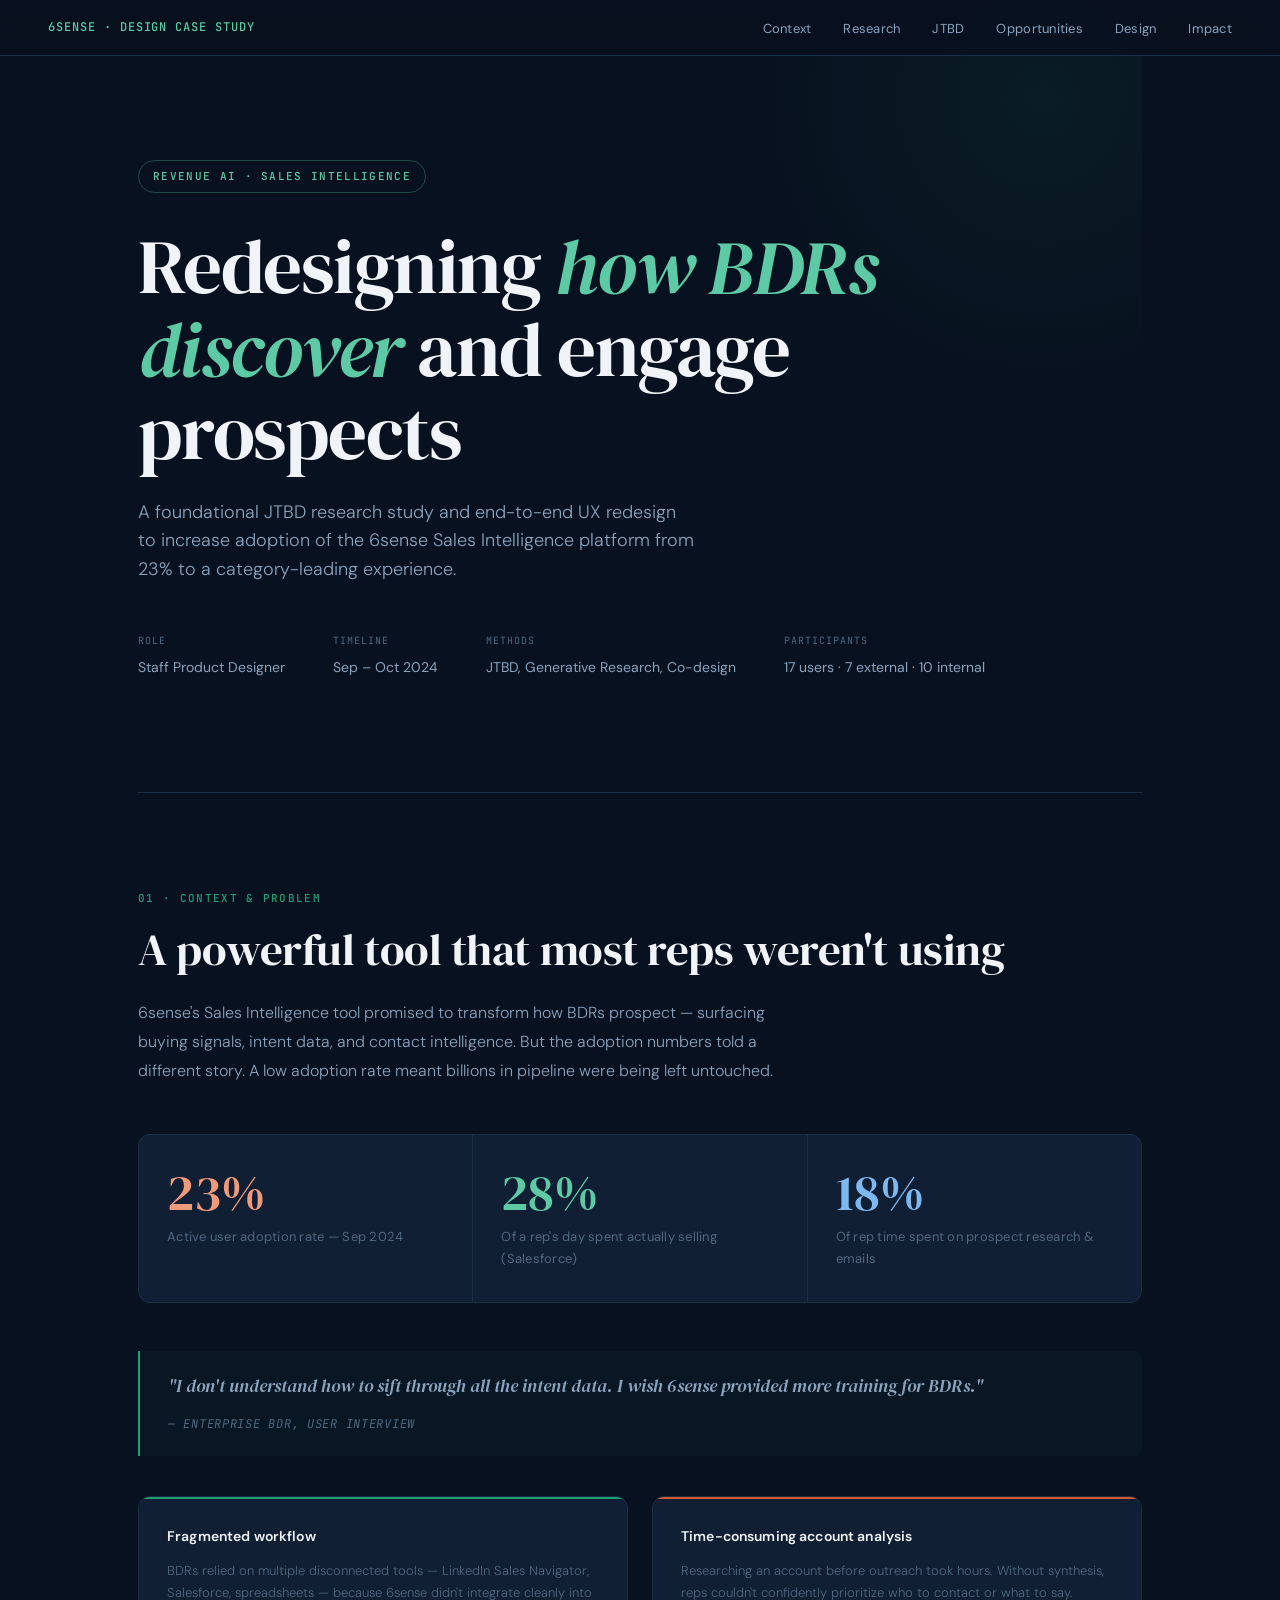
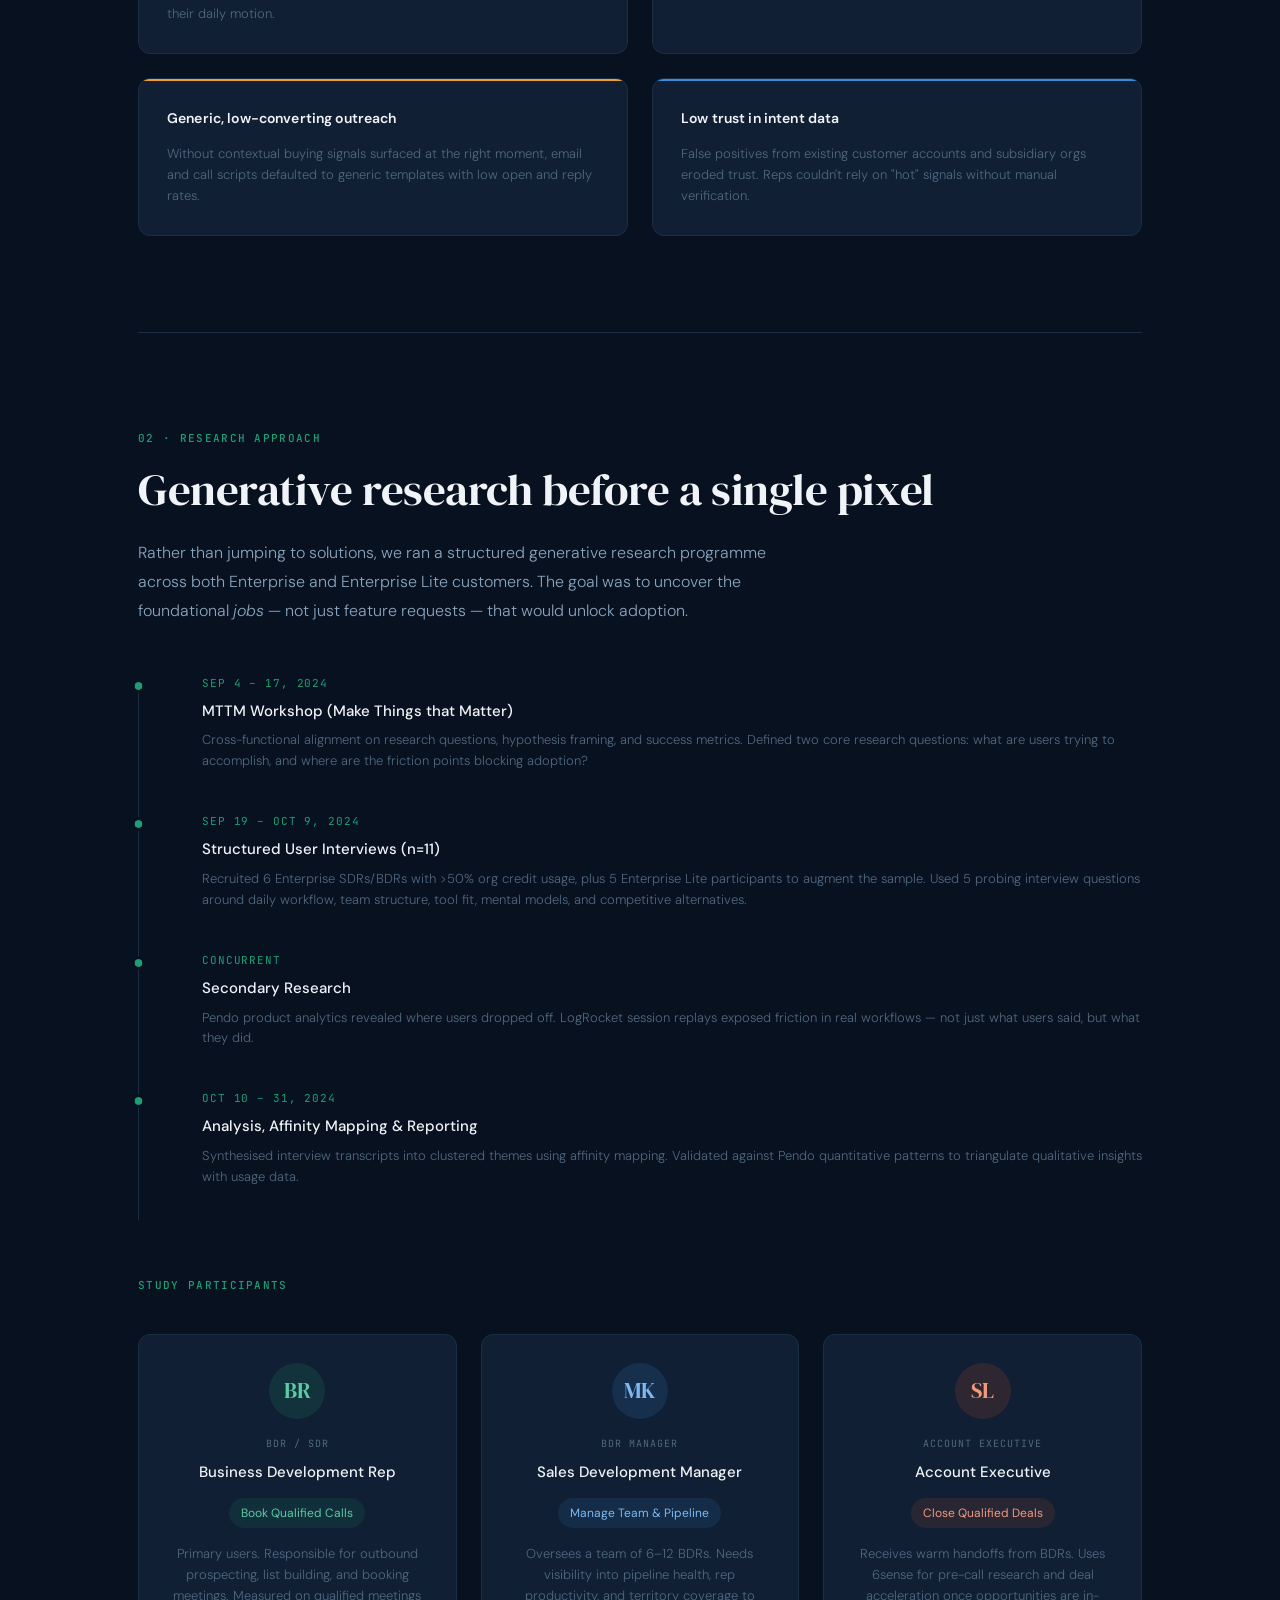
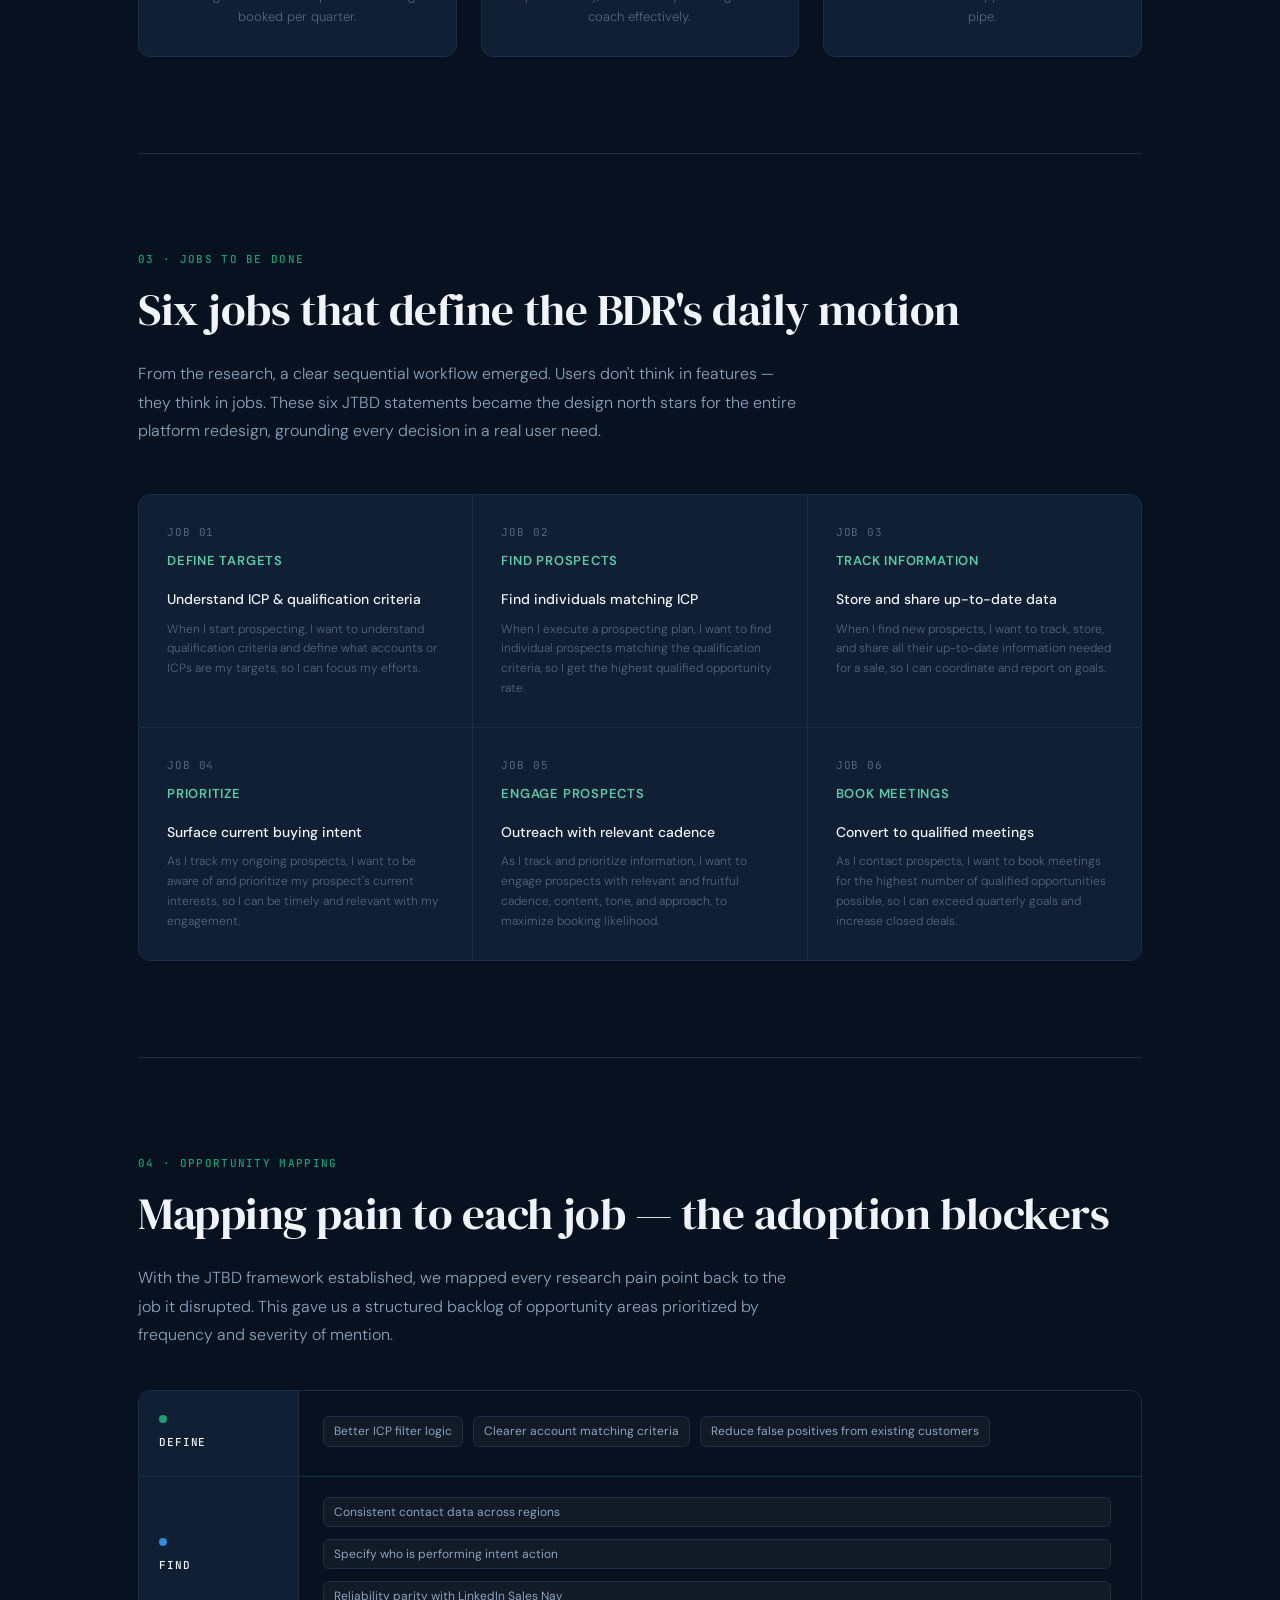
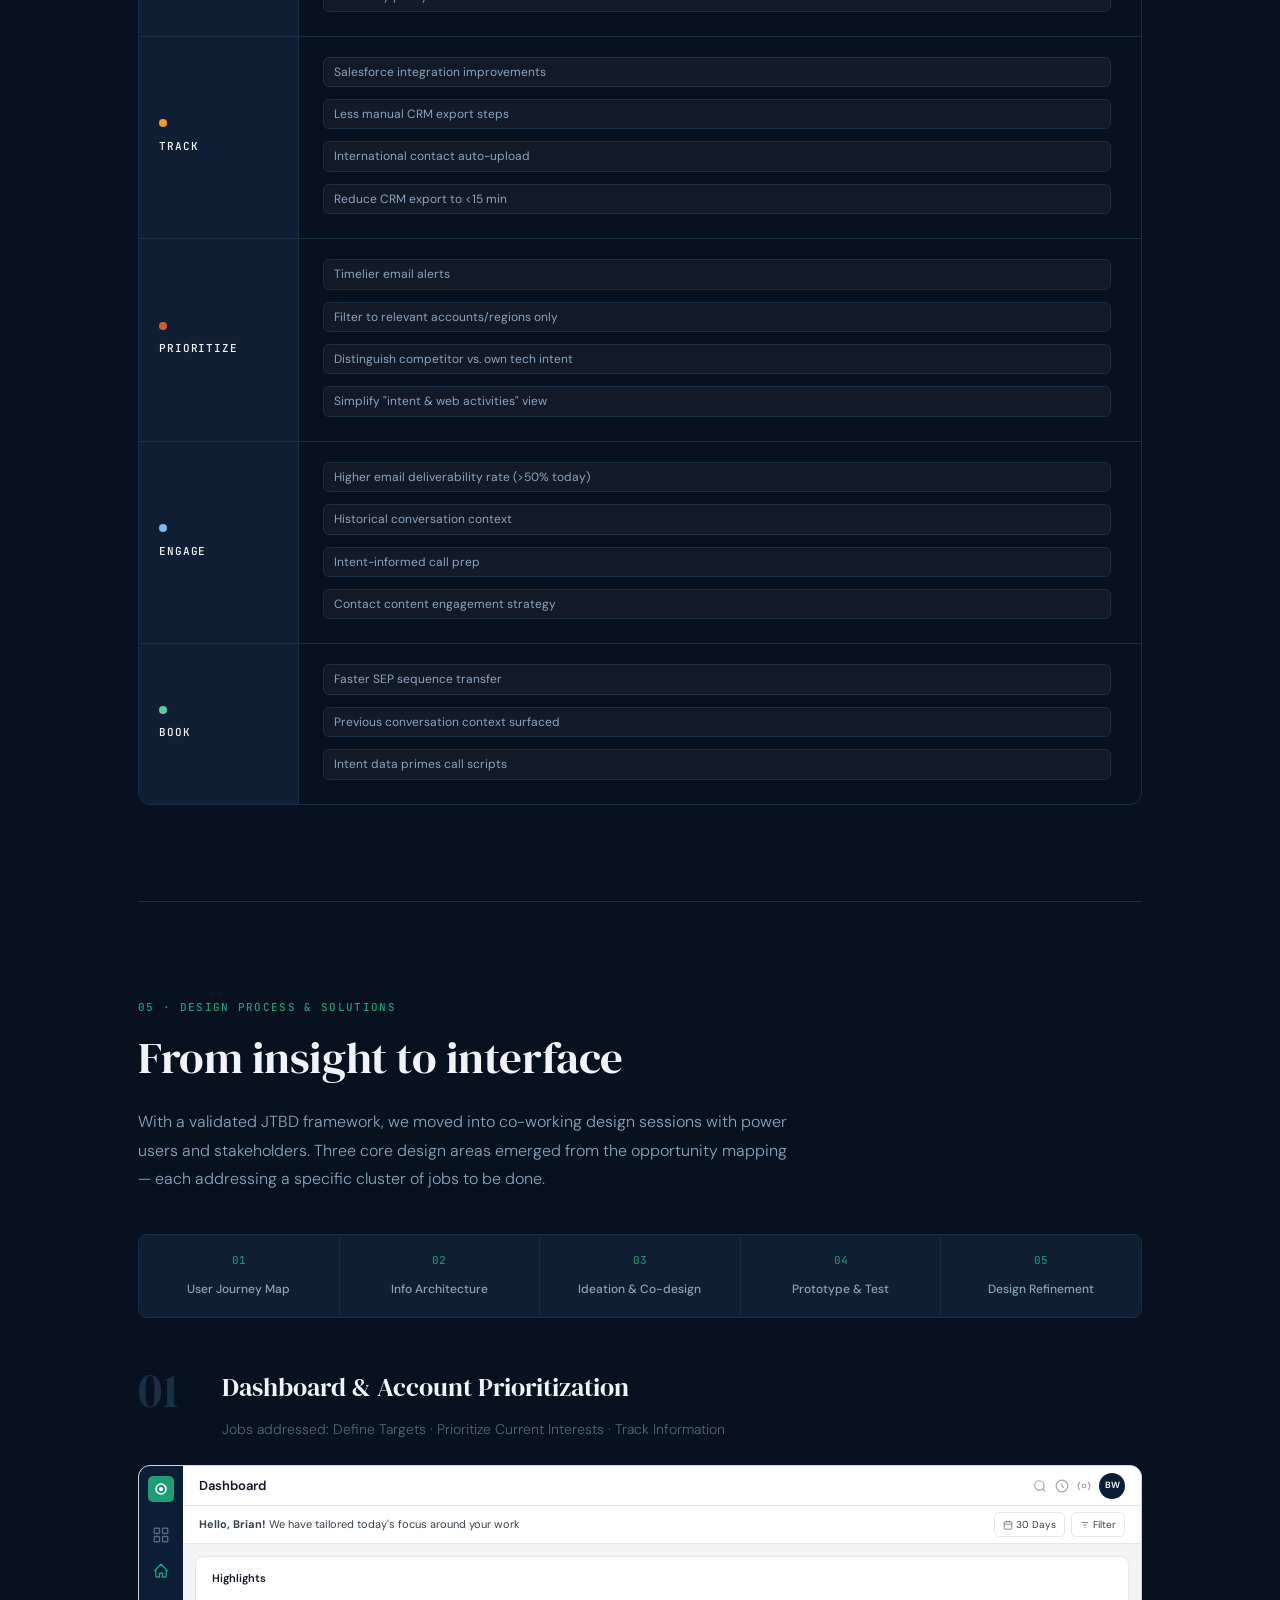
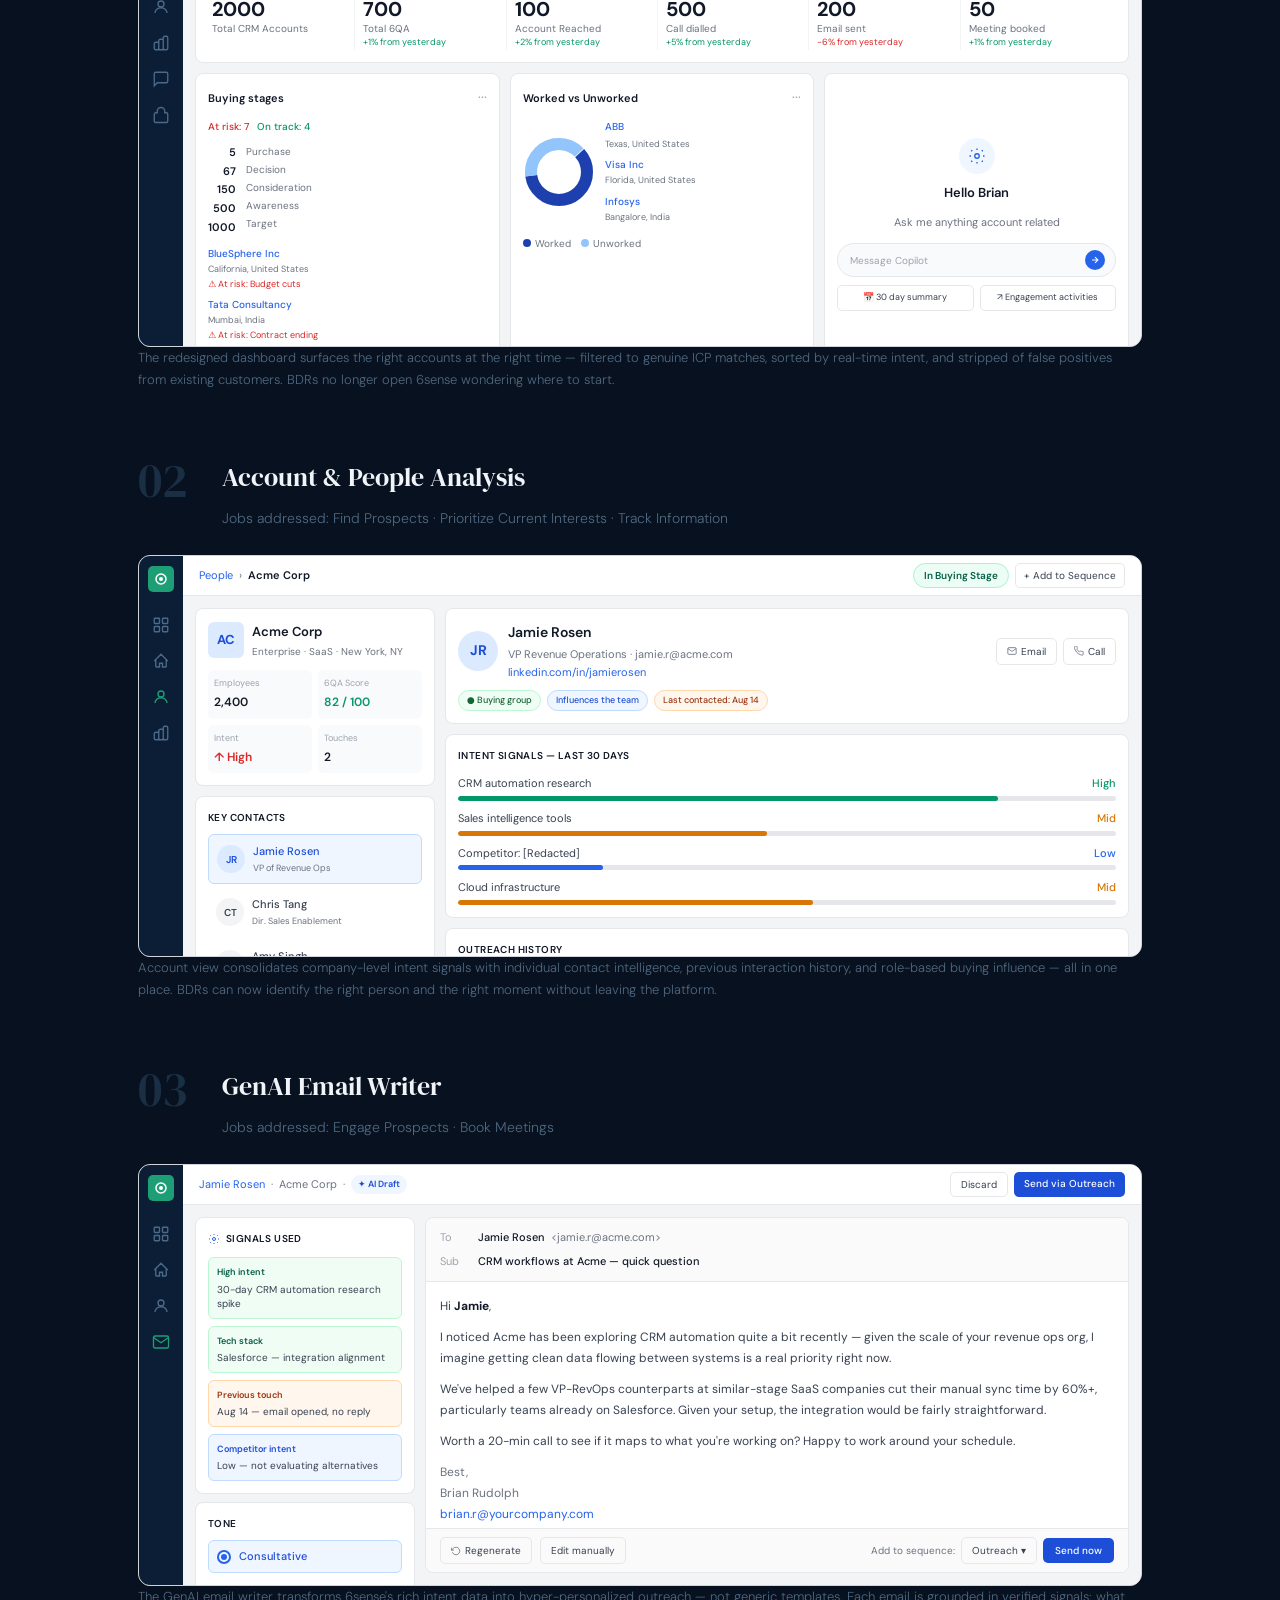
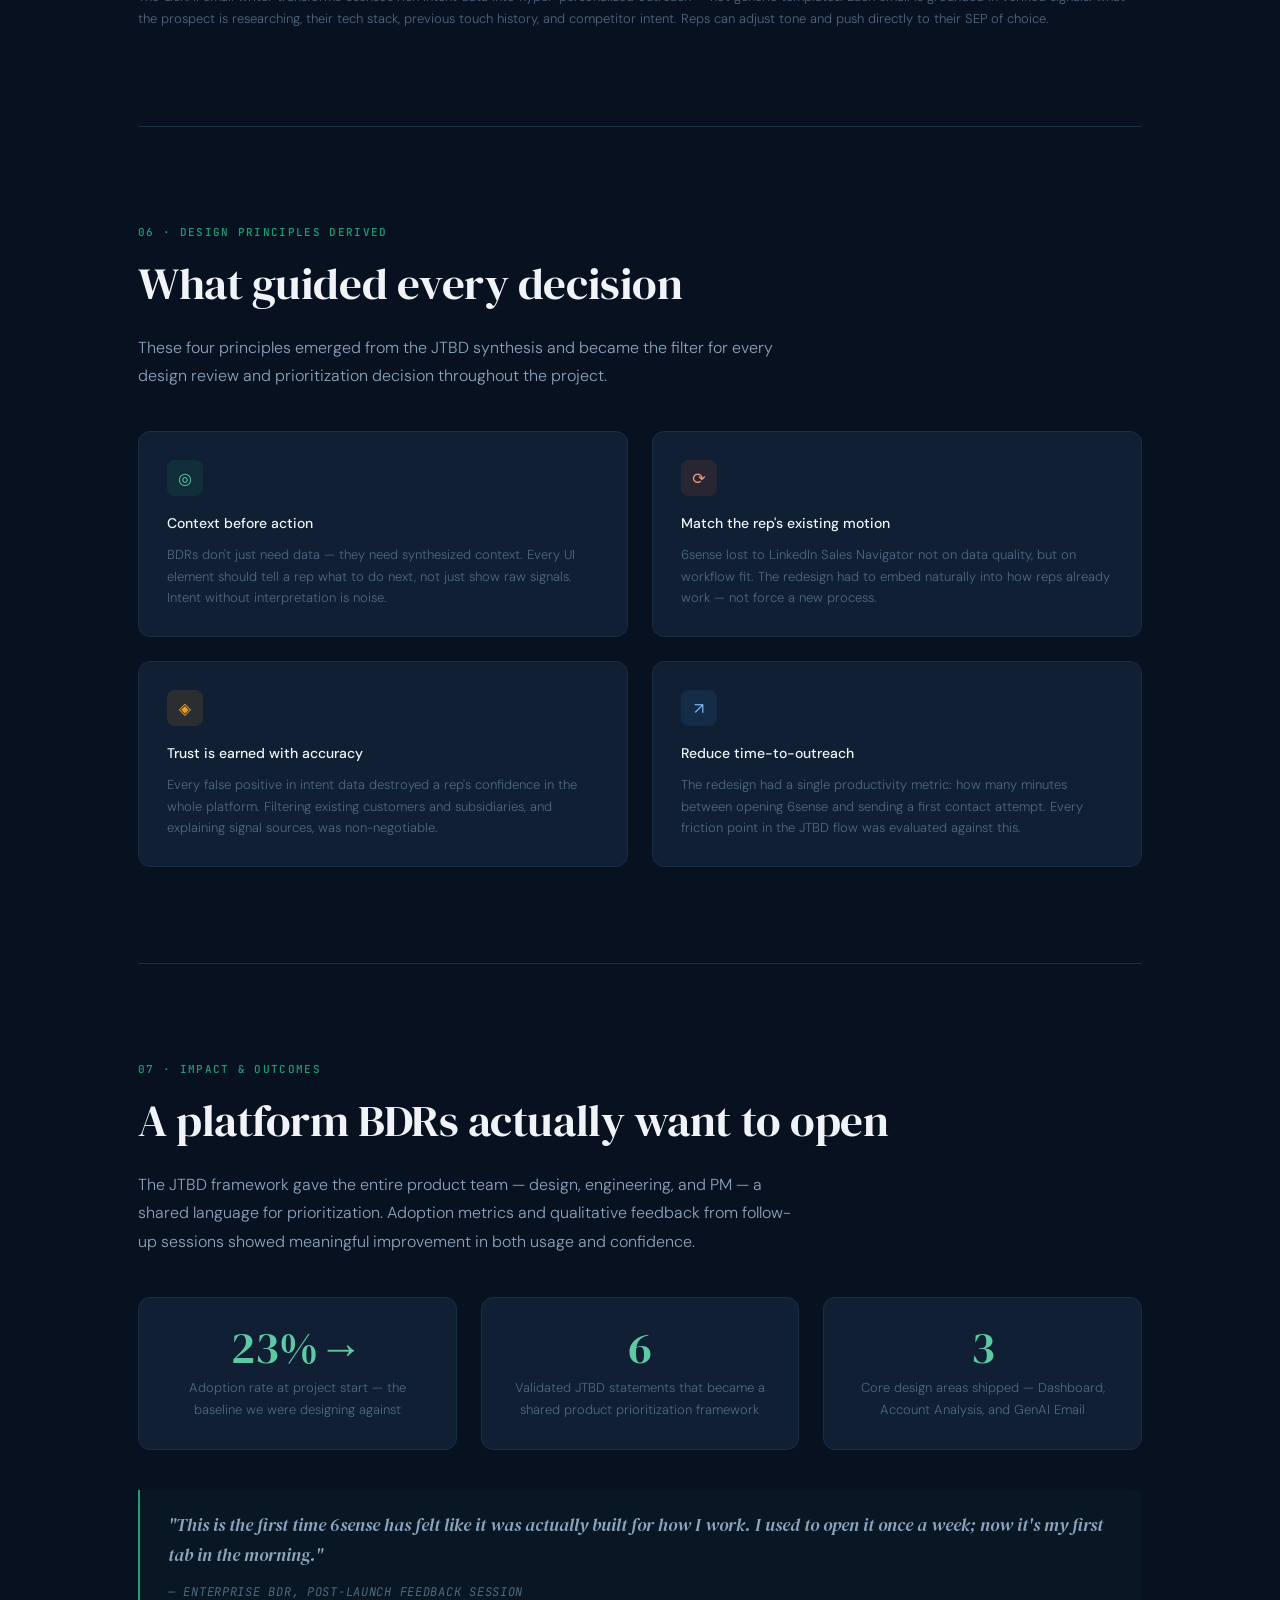
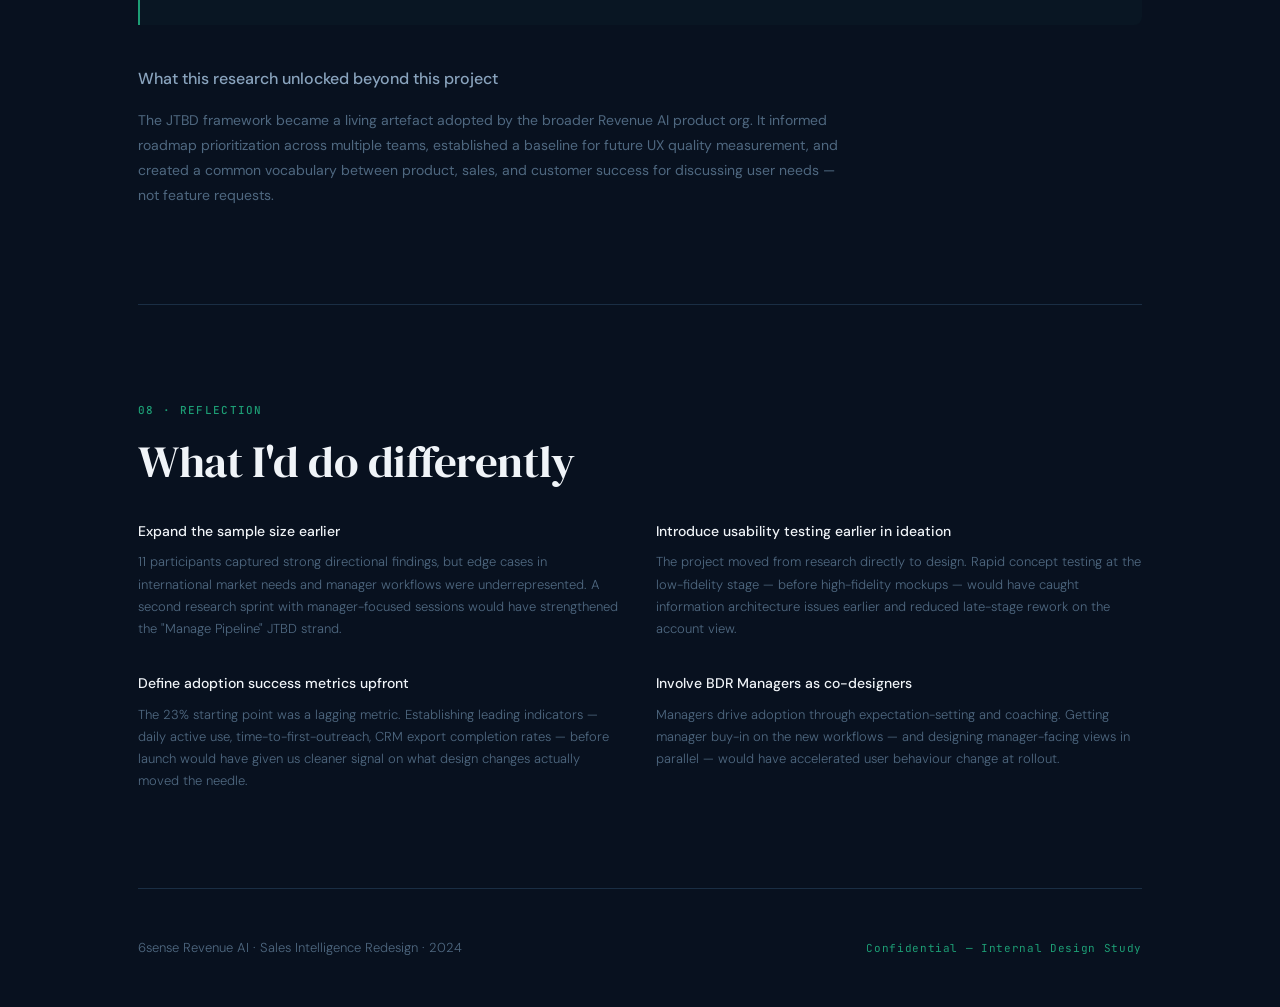
<file: SourceFiles/6sense_SI_case_study.html>
<!DOCTYPE html>
<html lang="en">
<head>
<meta charset="UTF-8">
<meta name="viewport" content="width=device-width, initial-scale=1.0">
<title>6sense Sales Intelligence — Design Case Study</title>
<link href="https://fonts.googleapis.com/css2?family=DM+Serif+Display:ital@0;1&family=DM+Sans:wght@300;400;500;600&family=JetBrains+Mono:wght@400;500&display=swap" rel="stylesheet">
<style>
  *, *::before, *::after { box-sizing: border-box; margin: 0; padding: 0; }

  :root {
    --teal: #1D9E75;
    --teal-light: #5DCAA5;
    --teal-pale: #E1F5EE;
    --teal-deep: #0F6E56;
    --navy: #08111F;
    --navy-mid: #0D1E30;
    --navy-card: #101F33;
    --navy-border: #1A2E44;
    --text-primary: #F0F4F8;
    --text-secondary: #8AA4BE;
    --text-muted: #4F6880;
    --coral: #D85A30;
    --coral-light: #F0997B;
    --amber: #EF9F27;
    --blue: #378ADD;
    --font-display: 'DM Serif Display', Georgia, serif;
    --font-body: 'DM Sans', system-ui, sans-serif;
    --font-mono: 'JetBrains Mono', monospace;
  }

  html { scroll-behavior: smooth; }

  body {
    background: var(--navy);
    color: var(--text-primary);
    font-family: var(--font-body);
    font-size: 16px;
    line-height: 1.7;
    -webkit-font-smoothing: antialiased;
  }

  /* NAV */
  nav {
    position: fixed; top: 0; left: 0; right: 0; z-index: 100;
    background: rgba(8,17,31,0.88);
    backdrop-filter: blur(12px);
    border-bottom: 1px solid var(--navy-border);
    padding: 0 3rem;
    display: flex; align-items: center; justify-content: space-between;
    height: 56px;
  }
  .nav-logo {
    font-family: var(--font-mono);
    font-size: 12px; font-weight: 500;
    color: var(--teal-light);
    letter-spacing: 0.08em;
    text-transform: uppercase;
  }
  .nav-links {
    display: flex; gap: 2rem;
    list-style: none;
  }
  .nav-links a {
    font-size: 13px; font-weight: 400;
    color: var(--text-secondary);
    text-decoration: none;
    letter-spacing: 0.02em;
    transition: color 0.2s;
  }
  .nav-links a:hover { color: var(--text-primary); }

  /* LAYOUT */
  .page-wrap { max-width: 1100px; margin: 0 auto; padding: 0 3rem; }

  section { padding: 6rem 0; }

  /* HERO */
  .hero {
    padding-top: 10rem; padding-bottom: 7rem;
    border-bottom: 1px solid var(--navy-border);
    position: relative; overflow: hidden;
  }
  .hero::before {
    content: '';
    position: absolute; top: -200px; right: -200px;
    width: 600px; height: 600px;
    background: radial-gradient(circle, rgba(29,158,117,0.08) 0%, transparent 70%);
    pointer-events: none;
  }
  .hero-tag {
    display: inline-block;
    font-family: var(--font-mono);
    font-size: 11px; font-weight: 500;
    letter-spacing: 0.12em; text-transform: uppercase;
    color: var(--teal-light);
    border: 1px solid rgba(93,202,165,0.3);
    padding: 6px 14px; border-radius: 100px;
    margin-bottom: 2rem;
  }
  .hero h1 {
    font-family: var(--font-display);
    font-size: clamp(3rem, 6vw, 5rem);
    line-height: 1.08;
    font-weight: 400;
    letter-spacing: -0.02em;
    max-width: 780px;
    margin-bottom: 1.5rem;
  }
  .hero h1 em {
    color: var(--teal-light);
    font-style: italic;
  }
  .hero-sub {
    font-size: 18px; font-weight: 300;
    color: var(--text-secondary);
    max-width: 560px;
    line-height: 1.6;
    margin-bottom: 3rem;
  }
  .hero-meta {
    display: flex; gap: 3rem; flex-wrap: wrap;
  }
  .hero-meta-item label {
    display: block;
    font-family: var(--font-mono);
    font-size: 10px; letter-spacing: 0.1em; text-transform: uppercase;
    color: var(--text-muted); margin-bottom: 4px;
  }
  .hero-meta-item span {
    font-size: 14px; color: var(--text-secondary); font-weight: 400;
  }

  /* SECTION HEADERS */
  .section-label {
    font-family: var(--font-mono);
    font-size: 11px; font-weight: 500;
    letter-spacing: 0.12em; text-transform: uppercase;
    color: var(--teal);
    margin-bottom: 1rem;
  }
  .section-title {
    font-family: var(--font-display);
    font-size: clamp(2rem, 3.5vw, 2.8rem);
    line-height: 1.15;
    font-weight: 400;
    letter-spacing: -0.01em;
    margin-bottom: 1.5rem;
  }
  .section-body {
    font-size: 16px; font-weight: 300;
    color: var(--text-secondary);
    line-height: 1.8;
    max-width: 660px;
  }

  /* DIVIDER */
  .divider {
    border: none;
    border-top: 1px solid var(--navy-border);
    margin: 0;
  }

  /* STAT CARDS */
  .stat-grid {
    display: grid;
    grid-template-columns: repeat(3, 1fr);
    gap: 1px;
    background: var(--navy-border);
    border: 1px solid var(--navy-border);
    border-radius: 12px; overflow: hidden;
    margin: 3rem 0;
  }
  .stat-card {
    background: var(--navy-card);
    padding: 2rem 1.75rem;
  }
  .stat-card .num {
    font-family: var(--font-display);
    font-size: 3.2rem;
    line-height: 1; font-weight: 400;
    color: var(--teal-light);
    margin-bottom: 0.5rem;
  }
  .stat-card .num.warn { color: var(--coral-light); }
  .stat-card .num.blue { color: #7EB8F0; }
  .stat-card .label {
    font-size: 13px; color: var(--text-muted);
    font-weight: 400; letter-spacing: 0.02em;
  }

  /* PROBLEM PILLARS */
  .problem-grid {
    display: grid; grid-template-columns: 1fr 1fr;
    gap: 1.5rem; margin-top: 2.5rem;
  }
  .problem-card {
    background: var(--navy-card);
    border: 1px solid var(--navy-border);
    border-radius: 12px; padding: 1.75rem;
    position: relative; overflow: hidden;
  }
  .problem-card::before {
    content: '';
    position: absolute; top: 0; left: 0; right: 0;
    height: 2px;
  }
  .problem-card.p1::before { background: var(--teal); }
  .problem-card.p2::before { background: var(--coral); }
  .problem-card.p3::before { background: var(--amber); }
  .problem-card.p4::before { background: var(--blue); }
  .problem-card h4 {
    font-family: var(--font-body);
    font-size: 14px; font-weight: 600;
    color: var(--text-primary);
    margin-bottom: 0.75rem;
    letter-spacing: 0.01em;
  }
  .problem-card p {
    font-size: 13px; color: var(--text-muted);
    line-height: 1.65; font-weight: 300;
  }

  /* RESEARCH PROCESS TIMELINE */
  .timeline {
    position: relative;
    padding-left: 2rem;
    margin-top: 3rem;
  }
  .timeline::before {
    content: '';
    position: absolute; left: 0; top: 8px; bottom: 8px;
    width: 1px; background: var(--navy-border);
  }
  .tl-item {
    position: relative;
    padding: 0 0 2.5rem 2rem;
  }
  .tl-item::before {
    content: '';
    position: absolute; left: -2rem; top: 8px;
    width: 8px; height: 8px;
    border-radius: 50%;
    background: var(--teal);
    transform: translateX(-3.5px);
    outline: 3px solid var(--navy);
  }
  .tl-item .tl-date {
    font-family: var(--font-mono);
    font-size: 11px; letter-spacing: 0.08em;
    text-transform: uppercase;
    color: var(--teal);
    margin-bottom: 0.4rem;
  }
  .tl-item h4 {
    font-size: 15px; font-weight: 500;
    color: var(--text-primary); margin-bottom: 0.4rem;
  }
  .tl-item p {
    font-size: 13px; color: var(--text-muted);
    font-weight: 300; line-height: 1.6;
  }

  /* PERSONAS */
  .persona-grid {
    display: grid; grid-template-columns: repeat(3, 1fr);
    gap: 1.5rem; margin-top: 2.5rem;
  }
  .persona-card {
    background: var(--navy-card);
    border: 1px solid var(--navy-border);
    border-radius: 12px; padding: 1.75rem;
    text-align: center;
  }
  .persona-avatar {
    width: 56px; height: 56px; border-radius: 50%;
    margin: 0 auto 1rem;
    display: flex; align-items: center; justify-content: center;
    font-family: var(--font-display);
    font-size: 1.4rem; font-weight: 400;
  }
  .persona-avatar.av1 { background: rgba(29,158,117,0.15); color: var(--teal-light); }
  .persona-avatar.av2 { background: rgba(55,138,221,0.15); color: #7EB8F0; }
  .persona-avatar.av3 { background: rgba(216,90,48,0.15); color: var(--coral-light); }
  .persona-card .role {
    font-family: var(--font-mono);
    font-size: 10px; letter-spacing: 0.1em; text-transform: uppercase;
    color: var(--text-muted); margin-bottom: 0.5rem;
  }
  .persona-card h4 { font-size: 15px; font-weight: 500; margin-bottom: 0.75rem; }
  .persona-card .goal-tag {
    display: inline-block;
    font-size: 12px; font-weight: 400;
    padding: 5px 12px; border-radius: 100px;
    margin-bottom: 1rem;
  }
  .persona-card.pc1 .goal-tag { background: rgba(29,158,117,0.12); color: var(--teal-light); }
  .persona-card.pc2 .goal-tag { background: rgba(55,138,221,0.12); color: #7EB8F0; }
  .persona-card.pc3 .goal-tag { background: rgba(216,90,48,0.12); color: var(--coral-light); }
  .persona-card p { font-size: 13px; color: var(--text-muted); line-height: 1.6; font-weight: 300; }

  /* JTBD FLOW */
  .jtbd-flow {
    margin-top: 3rem;
    display: grid; grid-template-columns: repeat(3, 1fr);
    gap: 1px; background: var(--navy-border);
    border: 1px solid var(--navy-border); border-radius: 12px; overflow: hidden;
  }
  .jtbd-card {
    background: var(--navy-card);
    padding: 1.75rem;
    position: relative;
  }
  .jtbd-num {
    font-family: var(--font-mono);
    font-size: 11px; color: var(--text-muted);
    letter-spacing: 0.08em; margin-bottom: 0.5rem;
  }
  .jtbd-label {
    font-size: 13px; font-weight: 600;
    letter-spacing: 0.06em; text-transform: uppercase;
    color: var(--teal-light); margin-bottom: 1rem;
  }
  .jtbd-card h4 {
    font-size: 14px; font-weight: 500;
    color: var(--text-primary); margin-bottom: 0.5rem;
  }
  .jtbd-card p {
    font-size: 12px; color: var(--text-muted);
    line-height: 1.65; font-weight: 300;
  }

  /* OPPORTUNITIES */
  .opp-table {
    margin-top: 2.5rem;
    border: 1px solid var(--navy-border); border-radius: 12px; overflow: hidden;
  }
  .opp-row {
    display: grid; grid-template-columns: 160px 1fr;
    border-bottom: 1px solid var(--navy-border);
  }
  .opp-row:last-child { border-bottom: none; }
  .opp-phase {
    background: var(--navy-card);
    padding: 1.5rem 1.25rem;
    border-right: 1px solid var(--navy-border);
    display: flex; flex-direction: column; justify-content: center;
  }
  .opp-phase .phase-dot {
    width: 8px; height: 8px; border-radius: 50%;
    margin-bottom: 0.6rem;
  }
  .opp-phase .phase-name {
    font-family: var(--font-mono);
    font-size: 11px; letter-spacing: 0.08em;
    text-transform: uppercase; color: var(--text-primary);
    font-weight: 500;
  }
  .opp-items {
    padding: 1.25rem 1.5rem;
    display: flex; flex-direction: column; gap: 0.5rem;
    justify-content: center;
  }
  .opp-tag {
    display: inline-block;
    font-size: 12px; font-weight: 400;
    color: var(--text-secondary);
    background: rgba(255,255,255,0.04);
    border: 1px solid var(--navy-border);
    padding: 4px 10px; border-radius: 6px;
    margin-right: 6px; margin-bottom: 4px;
    white-space: nowrap;
  }

  /* DESIGN SOLUTIONS */
  .solution-block {
    margin-bottom: 4rem;
  }
  .solution-block:last-child { margin-bottom: 0; }
  .solution-header {
    display: flex; align-items: flex-start;
    gap: 1.5rem; margin-bottom: 1.5rem;
  }
  .solution-num {
    font-family: var(--font-display);
    font-size: 3rem; font-weight: 400;
    color: var(--navy-border);
    line-height: 1; min-width: 60px;
    user-select: none;
  }
  .solution-header-text h3 {
    font-family: var(--font-display);
    font-size: 1.6rem; font-weight: 400;
    color: var(--text-primary); margin-bottom: 0.5rem;
  }
  .solution-header-text p {
    font-size: 14px; color: var(--text-muted); font-weight: 300;
  }

  .mockup-frame {
    background: var(--navy-card);
    border: 1px solid var(--navy-border);
    border-radius: 12px; overflow: hidden;
    margin-bottom: 1.5rem;
  }
  .mockup-bar {
    height: 36px;
    background: var(--navy-mid);
    border-bottom: 1px solid var(--navy-border);
    display: flex; align-items: center; padding: 0 1rem; gap: 6px;
  }
  .dot { width: 10px; height: 10px; border-radius: 50%; }
  .dot.r { background: rgba(255,95,87,0.6); }
  .dot.y { background: rgba(255,189,46,0.6); }
  .dot.g { background: rgba(40,200,64,0.6); }
  .mockup-url {
    flex: 1; background: rgba(255,255,255,0.05);
    border-radius: 4px; height: 20px;
    display: flex; align-items: center; padding: 0 10px;
    font-family: var(--font-mono); font-size: 10px; color: var(--text-muted);
  }
  .mockup-body { padding: 1.5rem; }

  /* DASHBOARD MOCKUP */
  .db-grid { display: grid; grid-template-columns: 1fr 1fr 1fr; gap: 1px; }
  .db-metric {
    background: rgba(255,255,255,0.03);
    border: 1px solid var(--navy-border);
    border-radius: 8px; padding: 1rem;
  }
  .db-metric .db-label { font-size: 10px; color: var(--text-muted); letter-spacing: 0.06em; text-transform: uppercase; margin-bottom: 4px; }
  .db-metric .db-val { font-family: var(--font-display); font-size: 1.8rem; color: var(--teal-light); }
  .db-metric .db-sub { font-size: 11px; color: var(--text-muted); margin-top: 2px; }
  .db-accounts { margin-top: 1.5rem; }
  .db-row {
    display: grid; grid-template-columns: 1fr 80px 80px 90px;
    gap: 1rem; padding: 0.7rem 0;
    border-bottom: 1px solid rgba(255,255,255,0.04);
    align-items: center; font-size: 12px;
  }
  .db-row.header { color: var(--text-muted); font-size: 11px; letter-spacing: 0.04em; }
  .db-row .acct-name { font-weight: 500; color: var(--text-primary); font-size: 13px; }
  .db-row .acct-name span { display: block; font-size: 11px; color: var(--text-muted); font-weight: 300; }
  .badge {
    display: inline-block; padding: 3px 9px; border-radius: 100px;
    font-size: 11px; font-weight: 500; text-align: center;
  }
  .badge.hot { background: rgba(216,90,48,0.15); color: var(--coral-light); }
  .badge.warm { background: rgba(239,159,39,0.15); color: var(--amber); }
  .badge.cold { background: rgba(55,138,221,0.12); color: #7EB8F0; }

  /* EMAIL MOCKUP */
  .email-wrap { display: grid; grid-template-columns: 1fr 1fr; gap: 1rem; }
  .email-panel { background: rgba(255,255,255,0.025); border: 1px solid var(--navy-border); border-radius: 8px; padding: 1rem; }
  .email-panel .ep-label { font-size: 10px; color: var(--teal); letter-spacing: 0.08em; text-transform: uppercase; font-weight: 500; margin-bottom: 0.75rem; }
  .signal-item { display: flex; gap: 8px; margin-bottom: 0.6rem; align-items: flex-start; }
  .signal-dot { width: 6px; height: 6px; border-radius: 50%; background: var(--teal); margin-top: 7px; flex-shrink: 0; }
  .signal-item p { font-size: 12px; color: var(--text-muted); line-height: 1.5; }
  .email-preview { font-size: 12px; color: var(--text-secondary); line-height: 1.7; font-weight: 300; }
  .email-preview .sub { font-weight: 500; color: var(--text-primary); margin-bottom: 0.5rem; font-size: 13px; }
  .email-preview .hi { color: var(--teal-light); font-weight: 500; }

  /* INSIGHTS */
  .insight-grid {
    display: grid; grid-template-columns: 1fr 1fr;
    gap: 1.5rem; margin-top: 2.5rem;
  }
  .insight-card {
    border: 1px solid var(--navy-border);
    border-radius: 12px; padding: 1.75rem;
    background: var(--navy-card);
  }
  .insight-icon {
    width: 36px; height: 36px; border-radius: 8px;
    margin-bottom: 1rem;
    display: flex; align-items: center; justify-content: center;
    font-size: 16px;
  }
  .insight-icon.ic1 { background: rgba(29,158,117,0.12); color: var(--teal-light); }
  .insight-icon.ic2 { background: rgba(216,90,48,0.12); color: var(--coral-light); }
  .insight-icon.ic3 { background: rgba(239,159,39,0.12); color: var(--amber); }
  .insight-icon.ic4 { background: rgba(55,138,221,0.12); color: #7EB8F0; }
  .insight-card h4 { font-size: 14px; font-weight: 500; color: var(--text-primary); margin-bottom: 0.5rem; }
  .insight-card p { font-size: 13px; color: var(--text-muted); line-height: 1.65; font-weight: 300; }

  /* QUOTE BLOCK */
  .quote-block {
    border-left: 2px solid var(--teal);
    padding: 1.25rem 1.75rem;
    margin: 2rem 0;
    background: rgba(29,158,117,0.04);
    border-radius: 0 8px 8px 0;
  }
  .quote-block p {
    font-family: var(--font-display);
    font-size: 1.15rem; font-weight: 400;
    font-style: italic;
    color: var(--text-secondary); line-height: 1.6;
    margin-bottom: 0.5rem;
  }
  .quote-block cite {
    font-size: 12px; color: var(--text-muted);
    font-family: var(--font-mono);
    letter-spacing: 0.06em; text-transform: uppercase;
  }

  /* IMPACT */
  .impact-row {
    display: grid; grid-template-columns: 1fr 1fr 1fr;
    gap: 1.5rem; margin-top: 2.5rem;
  }
  .impact-card {
    background: var(--navy-card);
    border: 1px solid var(--navy-border);
    border-radius: 12px; padding: 1.75rem; text-align: center;
  }
  .impact-card .big { 
    font-family: var(--font-display);
    font-size: 2.8rem; font-weight: 400; line-height: 1;
    color: var(--teal-light); margin-bottom: 0.4rem;
  }
  .impact-card .desc { font-size: 13px; color: var(--text-muted); font-weight: 300; }

  /* PROCESS BAR */
  .process-bar {
    display: flex; gap: 0;
    margin-top: 2.5rem; margin-bottom: 3rem;
    border: 1px solid var(--navy-border); border-radius: 8px; overflow: hidden;
  }
  .process-step {
    flex: 1; padding: 1rem;
    background: var(--navy-card);
    border-right: 1px solid var(--navy-border);
    text-align: center;
    position: relative;
  }
  .process-step:last-child { border-right: none; }
  .process-step .ps-num {
    font-family: var(--font-mono);
    font-size: 11px; color: var(--teal);
    display: block; margin-bottom: 4px;
  }
  .process-step .ps-name {
    font-size: 12px; font-weight: 500;
    color: var(--text-secondary); white-space: nowrap;
  }

  /* FOOTER */
  footer {
    padding: 3rem 0;
    border-top: 1px solid var(--navy-border);
    display: flex; align-items: center; justify-content: space-between;
  }
  footer p { font-size: 13px; color: var(--text-muted); font-weight: 300; }
  .footer-tag {
    font-family: var(--font-mono);
    font-size: 11px; color: var(--teal);
    letter-spacing: 0.06em;
  }

  /* PEOPLE ANALYSIS MOCKUP */
  .people-grid { display: grid; grid-template-columns: 1fr 2fr; gap: 1rem; }
  .people-list { display: flex; flex-direction: column; gap: 6px; }
  .p-item {
    display: flex; align-items: center; gap: 10px;
    padding: 8px 10px; border-radius: 6px;
    background: rgba(255,255,255,0.03); cursor: pointer;
  }
  .p-item.active { background: rgba(29,158,117,0.1); border: 1px solid rgba(29,158,117,0.25); }
  .p-avatar {
    width: 32px; height: 32px; border-radius: 50%;
    background: rgba(29,158,117,0.15); color: var(--teal-light);
    display: flex; align-items: center; justify-content: center;
    font-size: 12px; font-weight: 500; flex-shrink: 0;
  }
  .p-info .p-name { font-size: 12px; font-weight: 500; color: var(--text-primary); }
  .p-info .p-title { font-size: 11px; color: var(--text-muted); }
  .p-detail { background: rgba(255,255,255,0.025); border: 1px solid var(--navy-border); border-radius: 8px; padding: 1rem; }
  .p-detail h5 { font-size: 13px; font-weight: 500; color: var(--teal-light); margin-bottom: 4px; }
  .p-detail .p-sub { font-size: 12px; color: var(--text-muted); margin-bottom: 1rem; }
  .intent-bar { margin-bottom: 8px; }
  .intent-bar .ib-label { font-size: 11px; color: var(--text-muted); margin-bottom: 3px; display: flex; justify-content: space-between; }
  .ib-track { height: 4px; background: rgba(255,255,255,0.06); border-radius: 100px; overflow: hidden; }
  .ib-fill { height: 100%; border-radius: 100px; }
  .ib-fill.high { background: var(--teal); width: 82%; }
  .ib-fill.med { background: var(--amber); width: 47%; }
  .ib-fill.low { background: var(--blue); width: 28%; }
</style>
</head>
<body>

<nav>
  <div class="nav-logo">6sense · Design Case Study</div>
  <ul class="nav-links">
    <li><a href="#context">Context</a></li>
    <li><a href="#research">Research</a></li>
    <li><a href="#jtbd">JTBD</a></li>
    <li><a href="#opportunities">Opportunities</a></li>
    <li><a href="#design">Design</a></li>
    <li><a href="#impact">Impact</a></li>
  </ul>
</nav>

<div class="page-wrap">

  <!-- HERO -->
  <section class="hero" id="top">
    <span class="hero-tag">Revenue AI · Sales Intelligence</span>
    <h1>Redesigning <em>how BDRs discover</em> and engage prospects</h1>
    <p class="hero-sub">A foundational JTBD research study and end-to-end UX redesign to increase adoption of the 6sense Sales Intelligence platform from 23% to a category-leading experience.</p>
    <div class="hero-meta">
      <div class="hero-meta-item">
        <label>Role</label>
        <span>Staff Product Designer</span>
      </div>
      <div class="hero-meta-item">
        <label>Timeline</label>
        <span>Sep – Oct 2024</span>
      </div>
      <div class="hero-meta-item">
        <label>Methods</label>
        <span>JTBD, Generative Research, Co-design</span>
      </div>
      <div class="hero-meta-item">
        <label>Participants</label>
        <span>17 users · 7 external · 10 internal</span>
      </div>
    </div>
  </section>

  <!-- CONTEXT -->
  <section id="context">
    <p class="section-label">01 · Context & Problem</p>
    <h2 class="section-title">A powerful tool that most reps weren't using</h2>
    <p class="section-body">6sense's Sales Intelligence tool promised to transform how BDRs prospect — surfacing buying signals, intent data, and contact intelligence. But the adoption numbers told a different story. A low adoption rate meant billions in pipeline were being left untouched.</p>

    <div class="stat-grid">
      <div class="stat-card">
        <div class="num warn">23%</div>
        <div class="label">Active user adoption rate — Sep 2024</div>
      </div>
      <div class="stat-card">
        <div class="num">28%</div>
        <div class="label">Of a rep's day spent actually selling (Salesforce)</div>
      </div>
      <div class="stat-card">
        <div class="num blue">18%</div>
        <div class="label">Of rep time spent on prospect research & emails</div>
      </div>
    </div>

    <div class="quote-block">
      <p>"I don't understand how to sift through all the intent data. I wish 6sense provided more training for BDRs."</p>
      <cite>— Enterprise BDR, User Interview</cite>
    </div>

    <div class="problem-grid">
      <div class="problem-card p1">
        <h4>Fragmented workflow</h4>
        <p>BDRs relied on multiple disconnected tools — LinkedIn Sales Navigator, Salesforce, spreadsheets — because 6sense didn't integrate cleanly into their daily motion.</p>
      </div>
      <div class="problem-card p2">
        <h4>Time-consuming account analysis</h4>
        <p>Researching an account before outreach took hours. Without synthesis, reps couldn't confidently prioritize who to contact or what to say.</p>
      </div>
      <div class="problem-card p3">
        <h4>Generic, low-converting outreach</h4>
        <p>Without contextual buying signals surfaced at the right moment, email and call scripts defaulted to generic templates with low open and reply rates.</p>
      </div>
      <div class="problem-card p4">
        <h4>Low trust in intent data</h4>
        <p>False positives from existing customer accounts and subsidiary orgs eroded trust. Reps couldn't rely on "hot" signals without manual verification.</p>
      </div>
    </div>
  </section>

  <hr class="divider">

  <!-- RESEARCH -->
  <section id="research">
    <p class="section-label">02 · Research Approach</p>
    <h2 class="section-title">Generative research before a single pixel</h2>
    <p class="section-body">Rather than jumping to solutions, we ran a structured generative research programme across both Enterprise and Enterprise Lite customers. The goal was to uncover the foundational <em>jobs</em> — not just feature requests — that would unlock adoption.</p>

    <div class="timeline">
      <div class="tl-item">
        <div class="tl-date">Sep 4 – 17, 2024</div>
        <h4>MTTM Workshop (Make Things that Matter)</h4>
        <p>Cross-functional alignment on research questions, hypothesis framing, and success metrics. Defined two core research questions: what are users trying to accomplish, and where are the friction points blocking adoption?</p>
      </div>
      <div class="tl-item">
        <div class="tl-date">Sep 19 – Oct 9, 2024</div>
        <h4>Structured User Interviews (n=11)</h4>
        <p>Recruited 6 Enterprise SDRs/BDRs with >50% org credit usage, plus 5 Enterprise Lite participants to augment the sample. Used 5 probing interview questions around daily workflow, team structure, tool fit, mental models, and competitive alternatives.</p>
      </div>
      <div class="tl-item">
        <div class="tl-date">Concurrent</div>
        <h4>Secondary Research</h4>
        <p>Pendo product analytics revealed where users dropped off. LogRocket session replays exposed friction in real workflows — not just what users said, but what they did.</p>
      </div>
      <div class="tl-item">
        <div class="tl-date">Oct 10 – 31, 2024</div>
        <h4>Analysis, Affinity Mapping & Reporting</h4>
        <p>Synthesised interview transcripts into clustered themes using affinity mapping. Validated against Pendo quantitative patterns to triangulate qualitative insights with usage data.</p>
      </div>
    </div>

    <p class="section-label" style="margin-top: 3rem;">Study participants</p>
    <div class="persona-grid">
      <div class="persona-card pc1">
        <div class="persona-avatar av1">BR</div>
        <div class="role">BDR / SDR</div>
        <h4>Business Development Rep</h4>
        <span class="goal-tag">Book Qualified Calls</span>
        <p>Primary users. Responsible for outbound prospecting, list building, and booking meetings. Measured on qualified meetings booked per quarter.</p>
      </div>
      <div class="persona-card pc2">
        <div class="persona-avatar av2">MK</div>
        <div class="role">BDR Manager</div>
        <h4>Sales Development Manager</h4>
        <span class="goal-tag">Manage Team & Pipeline</span>
        <p>Oversees a team of 6–12 BDRs. Needs visibility into pipeline health, rep productivity, and territory coverage to coach effectively.</p>
      </div>
      <div class="persona-card pc3">
        <div class="persona-avatar av3">SL</div>
        <div class="role">Account Executive</div>
        <h4>Account Executive</h4>
        <span class="goal-tag">Close Qualified Deals</span>
        <p>Receives warm handoffs from BDRs. Uses 6sense for pre-call research and deal acceleration once opportunities are in-pipe.</p>
      </div>
    </div>
  </section>

  <hr class="divider">

  <!-- JTBD -->
  <section id="jtbd">
    <p class="section-label">03 · Jobs to Be Done</p>
    <h2 class="section-title">Six jobs that define the BDR's daily motion</h2>
    <p class="section-body">From the research, a clear sequential workflow emerged. Users don't think in features — they think in jobs. These six JTBD statements became the design north stars for the entire platform redesign, grounding every decision in a real user need.</p>

    <div class="jtbd-flow">
      <div class="jtbd-card">
        <div class="jtbd-num">JOB 01</div>
        <div class="jtbd-label">Define Targets</div>
        <h4>Understand ICP & qualification criteria</h4>
        <p>When I start prospecting, I want to understand qualification criteria and define what accounts or ICPs are my targets, so I can focus my efforts.</p>
      </div>
      <div class="jtbd-card">
        <div class="jtbd-num">JOB 02</div>
        <div class="jtbd-label">Find Prospects</div>
        <h4>Find individuals matching ICP</h4>
        <p>When I execute a prospecting plan, I want to find individual prospects matching the qualification criteria, so I get the highest qualified opportunity rate.</p>
      </div>
      <div class="jtbd-card">
        <div class="jtbd-num">JOB 03</div>
        <div class="jtbd-label">Track Information</div>
        <h4>Store and share up-to-date data</h4>
        <p>When I find new prospects, I want to track, store, and share all their up-to-date information needed for a sale, so I can coordinate and report on goals.</p>
      </div>
      <div class="jtbd-card">
        <div class="jtbd-num">JOB 04</div>
        <div class="jtbd-label">Prioritize</div>
        <h4>Surface current buying intent</h4>
        <p>As I track my ongoing prospects, I want to be aware of and prioritize my prospect's current interests, so I can be timely and relevant with my engagement.</p>
      </div>
      <div class="jtbd-card">
        <div class="jtbd-num">JOB 05</div>
        <div class="jtbd-label">Engage Prospects</div>
        <h4>Outreach with relevant cadence</h4>
        <p>As I track and prioritize information, I want to engage prospects with relevant and fruitful cadence, content, tone, and approach, to maximize booking likelihood.</p>
      </div>
      <div class="jtbd-card">
        <div class="jtbd-num">JOB 06</div>
        <div class="jtbd-label">Book Meetings</div>
        <h4>Convert to qualified meetings</h4>
        <p>As I contact prospects, I want to book meetings for the highest number of qualified opportunities possible, so I can exceed quarterly goals and increase closed deals.</p>
      </div>
    </div>
  </section>

  <hr class="divider">

  <!-- OPPORTUNITIES -->
  <section id="opportunities">
    <p class="section-label">04 · Opportunity Mapping</p>
    <h2 class="section-title">Mapping pain to each job — the adoption blockers</h2>
    <p class="section-body">With the JTBD framework established, we mapped every research pain point back to the job it disrupted. This gave us a structured backlog of opportunity areas prioritized by frequency and severity of mention.</p>

    <div class="opp-table">
      <div class="opp-row">
        <div class="opp-phase">
          <div class="phase-dot" style="background:var(--teal)"></div>
          <div class="phase-name">Define</div>
        </div>
        <div class="opp-items">
          <div>
            <span class="opp-tag">Better ICP filter logic</span>
            <span class="opp-tag">Clearer account matching criteria</span>
            <span class="opp-tag">Reduce false positives from existing customers</span>
          </div>
        </div>
      </div>
      <div class="opp-row">
        <div class="opp-phase">
          <div class="phase-dot" style="background:var(--blue)"></div>
          <div class="phase-name">Find</div>
        </div>
        <div class="opp-items">
          <span class="opp-tag">Consistent contact data across regions</span>
          <span class="opp-tag">Specify who is performing intent action</span>
          <span class="opp-tag">Reliability parity with LinkedIn Sales Nav</span>
        </div>
      </div>
      <div class="opp-row">
        <div class="opp-phase">
          <div class="phase-dot" style="background:var(--amber)"></div>
          <div class="phase-name">Track</div>
        </div>
        <div class="opp-items">
          <span class="opp-tag">Salesforce integration improvements</span>
          <span class="opp-tag">Less manual CRM export steps</span>
          <span class="opp-tag">International contact auto-upload</span>
          <span class="opp-tag">Reduce CRM export to &lt;15 min</span>
        </div>
      </div>
      <div class="opp-row">
        <div class="opp-phase">
          <div class="phase-dot" style="background:var(--coral)"></div>
          <div class="phase-name">Prioritize</div>
        </div>
        <div class="opp-items">
          <span class="opp-tag">Timelier email alerts</span>
          <span class="opp-tag">Filter to relevant accounts/regions only</span>
          <span class="opp-tag">Distinguish competitor vs. own tech intent</span>
          <span class="opp-tag">Simplify "intent & web activities" view</span>
        </div>
      </div>
      <div class="opp-row">
        <div class="opp-phase">
          <div class="phase-dot" style="background:#7EB8F0"></div>
          <div class="phase-name">Engage</div>
        </div>
        <div class="opp-items">
          <span class="opp-tag">Higher email deliverability rate (&gt;50% today)</span>
          <span class="opp-tag">Historical conversation context</span>
          <span class="opp-tag">Intent-informed call prep</span>
          <span class="opp-tag">Contact content engagement strategy</span>
        </div>
      </div>
      <div class="opp-row">
        <div class="opp-phase">
          <div class="phase-dot" style="background:var(--teal-light)"></div>
          <div class="phase-name">Book</div>
        </div>
        <div class="opp-items">
          <span class="opp-tag">Faster SEP sequence transfer</span>
          <span class="opp-tag">Previous conversation context surfaced</span>
          <span class="opp-tag">Intent data primes call scripts</span>
        </div>
      </div>
    </div>
  </section>

  <hr class="divider">

  <!-- DESIGN -->
  <section id="design">
    <p class="section-label">05 · Design Process & Solutions</p>
    <h2 class="section-title">From insight to interface</h2>
    <p class="section-body">With a validated JTBD framework, we moved into co-working design sessions with power users and stakeholders. Three core design areas emerged from the opportunity mapping — each addressing a specific cluster of jobs to be done.</p>

    <div class="process-bar">
      <div class="process-step"><span class="ps-num">01</span><span class="ps-name">User Journey Map</span></div>
      <div class="process-step"><span class="ps-num">02</span><span class="ps-name">Info Architecture</span></div>
      <div class="process-step"><span class="ps-num">03</span><span class="ps-name">Ideation & Co-design</span></div>
      <div class="process-step"><span class="ps-num">04</span><span class="ps-name">Prototype & Test</span></div>
      <div class="process-step"><span class="ps-num">05</span><span class="ps-name">Design Refinement</span></div>
    </div>

    <!-- SOLUTION 1 -->
    <div class="solution-block">
      <div class="solution-header">
        <div class="solution-num">01</div>
        <div class="solution-header-text">
          <h3>Dashboard & Account Prioritization</h3>
          <p>Jobs addressed: Define Targets · Prioritize Current Interests · Track Information</p>
        </div>
      </div>

      <!-- 6sense authentic light-theme dashboard mockup -->
      <div style="border:1px solid #D1D5DB;border-radius:12px;overflow:hidden;background:#F3F4F6;font-family:'DM Sans',system-ui,sans-serif;">
        <!-- App shell: sidebar + main -->
        <div style="display:flex;height:480px;">

          <!-- Left sidebar -->
          <div style="width:44px;background:#0B1E35;display:flex;flex-direction:column;align-items:center;padding:10px 0;gap:18px;flex-shrink:0;">
            <!-- Logo -->
            <div style="width:26px;height:26px;background:#1D9E75;border-radius:5px;display:flex;align-items:center;justify-content:center;margin-bottom:6px;">
              <svg width="14" height="14" viewBox="0 0 14 14" fill="none"><circle cx="7" cy="7" r="5" stroke="white" stroke-width="1.5"/><circle cx="7" cy="7" r="2" fill="white"/></svg>
            </div>
            <svg width="18" height="18" fill="none" viewBox="0 0 24 24" stroke="#4B6A8A" stroke-width="1.8"><rect x="3" y="3" width="7" height="7" rx="1"/><rect x="14" y="3" width="7" height="7" rx="1"/><rect x="3" y="14" width="7" height="7" rx="1"/><rect x="14" y="14" width="7" height="7" rx="1"/></svg>
            <svg width="18" height="18" fill="none" viewBox="0 0 24 24" stroke="#1D9E75" stroke-width="1.8"><path d="M3 12l9-9 9 9M5 10v9a1 1 0 001 1h4v-5h4v5h4a1 1 0 001-1v-9"/></svg>
            <svg width="18" height="18" fill="none" viewBox="0 0 24 24" stroke="#4B6A8A" stroke-width="1.8"><circle cx="12" cy="8" r="4"/><path d="M4 20c0-4 3.6-7 8-7s8 3 8 7"/></svg>
            <svg width="18" height="18" fill="none" viewBox="0 0 24 24" stroke="#4B6A8A" stroke-width="1.8"><path d="M9 19v-6a2 2 0 00-2-2H5a2 2 0 00-2 2v6a2 2 0 002 2h2a2 2 0 002-2zm0 0V9a2 2 0 012-2h2a2 2 0 012 2v10m-6 0a2 2 0 002 2h2a2 2 0 002-2m0 0V5a2 2 0 012-2h2a2 2 0 012 2v14a2 2 0 01-2 2h-2a2 2 0 01-2-2z"/></svg>
            <svg width="18" height="18" fill="none" viewBox="0 0 24 24" stroke="#4B6A8A" stroke-width="1.8"><path d="M21 15a2 2 0 01-2 2H7l-4 4V5a2 2 0 012-2h14a2 2 0 012 2z"/></svg>
            <svg width="18" height="18" fill="none" viewBox="0 0 24 24" stroke="#4B6A8A" stroke-width="1.8"><path d="M12 2a5 5 0 00-5 5v2H5a2 2 0 00-2 2v9a2 2 0 002 2h14a2 2 0 002-2v-9a2 2 0 00-2-2h-2V7a5 5 0 00-5-5z"/></svg>
          </div>

          <!-- Main content -->
          <div style="flex:1;overflow:hidden;display:flex;flex-direction:column;">

            <!-- Top header -->
            <div style="background:#fff;border-bottom:1px solid #E5E7EB;padding:0 16px;height:40px;display:flex;align-items:center;justify-content:space-between;flex-shrink:0;">
              <div style="display:flex;align-items:center;gap:12px;">
                <span style="font-size:13px;font-weight:600;color:#111827;">Dashboard</span>
              </div>
              <div style="display:flex;align-items:center;gap:8px;">
                <svg width="14" height="14" fill="none" viewBox="0 0 24 24" stroke="#9CA3AF" stroke-width="2"><circle cx="11" cy="11" r="8"/><path d="M21 21l-4.35-4.35"/></svg>
                <svg width="14" height="14" fill="none" viewBox="0 0 24 24" stroke="#9CA3AF" stroke-width="2"><circle cx="12" cy="12" r="10"/><path d="M12 8v4l3 3"/></svg>
                <svg width="14" height="14" fill="none" viewBox="0 0 24 24" stroke="#9CA3AF" stroke-width="2"><circle cx="12" cy="12" r="3"/><path d="M19.07 4.93a10 10 0 010 14.14M4.93 4.93a10 10 0 000 14.14"/></svg>
                <div style="width:26px;height:26px;background:#0B1E35;border-radius:50%;display:flex;align-items:center;justify-content:center;font-size:9px;color:#fff;font-weight:600;">BW</div>
              </div>
            </div>

            <!-- Greeting bar -->
            <div style="background:#fff;border-bottom:1px solid #E5E7EB;padding:6px 16px;display:flex;align-items:center;justify-content:space-between;flex-shrink:0;">
              <span style="font-size:11px;color:#374151;"><strong>Hello, Brian!</strong> We have tailored today's focus around your work</span>
              <div style="display:flex;gap:6px;align-items:center;">
                <div style="border:1px solid #E5E7EB;border-radius:5px;padding:3px 8px;font-size:10px;color:#374151;display:flex;align-items:center;gap:3px;"><svg width="10" height="10" fill="none" viewBox="0 0 24 24" stroke="#6B7280" stroke-width="2"><rect x="3" y="4" width="18" height="18" rx="2"/><path d="M16 2v4M8 2v4M3 10h18"/></svg> 30 Days</div>
                <div style="border:1px solid #E5E7EB;border-radius:5px;padding:3px 8px;font-size:10px;color:#374151;display:flex;align-items:center;gap:3px;"><svg width="10" height="10" fill="none" viewBox="0 0 24 24" stroke="#6B7280" stroke-width="2"><path d="M4 6h16M8 12h8M11 18h2"/></svg> Filter</div>
              </div>
            </div>

            <!-- Scrollable body -->
            <div style="flex:1;overflow-y:auto;padding:12px;display:flex;flex-direction:column;gap:10px;background:#F3F4F6;">

              <!-- Highlights -->
              <div style="background:#fff;border:1px solid #E5E7EB;border-radius:8px;padding:12px 16px;">
                <div style="font-size:11px;font-weight:600;color:#111827;margin-bottom:10px;">Highlights</div>
                <div style="display:grid;grid-template-columns:repeat(6,1fr);gap:8px;">
                  <div style="border-right:1px solid #F3F4F6;padding-right:8px;">
                    <div style="font-size:20px;font-weight:700;color:#111827;line-height:1.1;">2000</div>
                    <div style="font-size:10px;color:#6B7280;margin-top:2px;line-height:1.3;">Total CRM Accounts</div>
                  </div>
                  <div style="border-right:1px solid #F3F4F6;padding-right:8px;">
                    <div style="font-size:20px;font-weight:700;color:#111827;line-height:1.1;">700</div>
                    <div style="font-size:10px;color:#6B7280;margin-top:2px;line-height:1.3;">Total 6QA</div>
                    <div style="font-size:9px;color:#059669;">+1% from yesterday</div>
                  </div>
                  <div style="border-right:1px solid #F3F4F6;padding-right:8px;">
                    <div style="font-size:20px;font-weight:700;color:#111827;line-height:1.1;">100</div>
                    <div style="font-size:10px;color:#6B7280;margin-top:2px;line-height:1.3;">Account Reached</div>
                    <div style="font-size:9px;color:#059669;">+2% from yesterday</div>
                  </div>
                  <div style="border-right:1px solid #F3F4F6;padding-right:8px;">
                    <div style="font-size:20px;font-weight:700;color:#111827;line-height:1.1;">500</div>
                    <div style="font-size:10px;color:#6B7280;margin-top:2px;line-height:1.3;">Call dialled</div>
                    <div style="font-size:9px;color:#059669;">+5% from yesterday</div>
                  </div>
                  <div style="border-right:1px solid #F3F4F6;padding-right:8px;">
                    <div style="font-size:20px;font-weight:700;color:#111827;line-height:1.1;">200</div>
                    <div style="font-size:10px;color:#6B7280;margin-top:2px;line-height:1.3;">Email sent</div>
                    <div style="font-size:9px;color:#DC2626;">-6% from yesterday</div>
                  </div>
                  <div>
                    <div style="font-size:20px;font-weight:700;color:#111827;line-height:1.1;">50</div>
                    <div style="font-size:10px;color:#6B7280;margin-top:2px;line-height:1.3;">Meeting booked</div>
                    <div style="font-size:9px;color:#059669;">+1% from yesterday</div>
                  </div>
                </div>
              </div>

              <!-- Mid row: Buying stages | Worked vs Unworked | Copilot -->
              <div style="display:grid;grid-template-columns:1fr 1fr 1fr;gap:10px;">

                <!-- Buying stages -->
                <div style="background:#fff;border:1px solid #E5E7EB;border-radius:8px;padding:12px;">
                  <div style="display:flex;justify-content:space-between;align-items:center;margin-bottom:8px;">
                    <span style="font-size:11px;font-weight:600;color:#111827;">Buying stages</span>
                    <span style="font-size:14px;color:#9CA3AF;cursor:pointer;">···</span>
                  </div>
                  <div style="display:flex;gap:8px;margin-bottom:8px;">
                    <span style="font-size:10px;color:#DC2626;font-weight:500;">At risk: 7</span>
                    <span style="font-size:10px;color:#059669;font-weight:500;">On track: 4</span>
                  </div>
                  <div style="display:grid;grid-template-columns:auto 1fr;gap:4px 10px;align-items:start;">
                    <div style="text-align:right;">
                      <div style="font-size:11px;font-weight:600;color:#111827;">5</div>
                      <div style="font-size:11px;font-weight:600;color:#111827;">67</div>
                      <div style="font-size:11px;font-weight:600;color:#111827;">150</div>
                      <div style="font-size:11px;font-weight:600;color:#111827;">500</div>
                      <div style="font-size:11px;font-weight:600;color:#111827;">1000</div>
                    </div>
                    <div>
                      <div style="font-size:10px;color:#6B7280;line-height:1.8;">Purchase</div>
                      <div style="font-size:10px;color:#6B7280;line-height:1.8;">Decision</div>
                      <div style="font-size:10px;color:#6B7280;line-height:1.8;">Consideration</div>
                      <div style="font-size:10px;color:#6B7280;line-height:1.8;">Awareness</div>
                      <div style="font-size:10px;color:#6B7280;line-height:1.8;">Target</div>
                    </div>
                  </div>
                  <div style="margin-top:8px;">
                    <div style="font-size:10px;color:#2563EB;font-weight:500;cursor:pointer;">BlueSphere Inc</div>
                    <div style="font-size:9px;color:#6B7280;">California, United States</div>
                    <div style="font-size:9px;color:#DC2626;">⚠ At risk: Budget cuts</div>
                    <div style="font-size:10px;color:#2563EB;font-weight:500;cursor:pointer;margin-top:4px;">Tata Consultancy</div>
                    <div style="font-size:9px;color:#6B7280;">Mumbai, India</div>
                    <div style="font-size:9px;color:#DC2626;">⚠ At risk: Contract ending</div>
                    <div style="font-size:10px;color:#2563EB;font-weight:500;cursor:pointer;margin-top:2px;">VIEW ALL ›</div>
                  </div>
                </div>

                <!-- Worked vs Unworked -->
                <div style="background:#fff;border:1px solid #E5E7EB;border-radius:8px;padding:12px;">
                  <div style="display:flex;justify-content:space-between;align-items:center;margin-bottom:8px;">
                    <span style="font-size:11px;font-weight:600;color:#111827;">Worked vs Unworked</span>
                    <span style="font-size:14px;color:#9CA3AF;cursor:pointer;">···</span>
                  </div>
                  <!-- Donut chart SVG -->
                  <div style="display:flex;align-items:center;gap:10px;">
                    <svg width="72" height="72" viewBox="0 0 72 72">
                      <circle cx="36" cy="36" r="28" fill="none" stroke="#E5E7EB" stroke-width="12"/>
                      <circle cx="36" cy="36" r="28" fill="none" stroke="#1E40AF" stroke-width="12" stroke-dasharray="105 71" stroke-dashoffset="21" stroke-linecap="butt"/>
                      <circle cx="36" cy="36" r="28" fill="none" stroke="#93C5FD" stroke-width="12" stroke-dasharray="70 106" stroke-dashoffset="-84" stroke-linecap="butt"/>
                    </svg>
                    <div>
                      <div style="font-size:10px;color:#2563EB;font-weight:500;cursor:pointer;margin-bottom:2px;">ABB</div>
                      <div style="font-size:9px;color:#6B7280;">Texas, United States</div>
                      <div style="font-size:10px;color:#2563EB;font-weight:500;cursor:pointer;margin-top:4px;">Visa Inc</div>
                      <div style="font-size:9px;color:#6B7280;">Florida, United States</div>
                      <div style="font-size:10px;color:#2563EB;font-weight:500;cursor:pointer;margin-top:4px;">Infosys</div>
                      <div style="font-size:9px;color:#6B7280;">Bangalore, India</div>
                    </div>
                  </div>
                  <div style="display:flex;gap:10px;margin-top:10px;">
                    <div style="display:flex;align-items:center;gap:4px;font-size:10px;color:#6B7280;"><span style="width:8px;height:8px;border-radius:50%;background:#1E40AF;display:inline-block;"></span>Worked</div>
                    <div style="display:flex;align-items:center;gap:4px;font-size:10px;color:#6B7280;"><span style="width:8px;height:8px;border-radius:50%;background:#93C5FD;display:inline-block;"></span>Unworked</div>
                  </div>
                </div>

                <!-- AI Copilot -->
                <div style="background:#fff;border:1px solid #E5E7EB;border-radius:8px;padding:12px;display:flex;flex-direction:column;align-items:center;justify-content:center;text-align:center;gap:8px;">
                  <div style="width:36px;height:36px;background:#EFF6FF;border-radius:50%;display:flex;align-items:center;justify-content:center;">
                    <svg width="18" height="18" fill="none" viewBox="0 0 24 24" stroke="#2563EB" stroke-width="1.8"><circle cx="12" cy="12" r="3"/><path d="M12 2v2M12 20v2M4.22 4.22l1.42 1.42M18.36 18.36l1.42 1.42M2 12h2M20 12h2M4.22 19.78l1.42-1.42M18.36 5.64l1.42-1.42"/></svg>
                  </div>
                  <div style="font-size:13px;font-weight:600;color:#111827;">Hello Brian</div>
                  <div style="font-size:11px;color:#6B7280;">Ask me anything account related</div>
                  <div style="width:100%;border:1px solid #E5E7EB;border-radius:20px;padding:6px 10px 6px 12px;display:flex;align-items:center;gap:6px;background:#F9FAFB;margin-top:4px;">
                    <span style="font-size:10px;color:#9CA3AF;flex:1;text-align:left;">Message Copilot</span>
                    <div style="width:20px;height:20px;background:#2563EB;border-radius:50%;display:flex;align-items:center;justify-content:center;flex-shrink:0;">
                      <svg width="10" height="10" fill="none" viewBox="0 0 24 24" stroke="white" stroke-width="2.5"><path d="M5 12h14M12 5l7 7-7 7"/></svg>
                    </div>
                  </div>
                  <div style="display:flex;gap:6px;width:100%;">
                    <div style="flex:1;border:1px solid #E5E7EB;border-radius:5px;padding:4px 6px;font-size:9px;color:#374151;text-align:center;cursor:pointer;">📅 30 day summary</div>
                    <div style="flex:1;border:1px solid #E5E7EB;border-radius:5px;padding:4px 6px;font-size:9px;color:#374151;text-align:center;cursor:pointer;">↗ Engagement activities</div>
                  </div>
                </div>

              </div>

              <!-- Bottom row: Engaged People | Discover Contact -->
              <div style="display:grid;grid-template-columns:1fr 1fr;gap:10px;">

                <!-- Engaged People -->
                <div style="background:#fff;border:1px solid #E5E7EB;border-radius:8px;padding:12px;">
                  <div style="display:flex;justify-content:space-between;align-items:center;margin-bottom:10px;">
                    <span style="font-size:11px;font-weight:600;color:#111827;">Engaged People</span>
                    <span style="font-size:14px;color:#9CA3AF;cursor:pointer;">···</span>
                  </div>
                  <div style="display:grid;grid-template-columns:1fr 1fr;gap:12px;">
                    <div>
                      <div style="display:inline-block;background:#ECFDF5;color:#065F46;font-size:9px;font-weight:600;padding:2px 7px;border-radius:100px;margin-bottom:6px;">● Reach Out</div>
                      <div style="margin-bottom:6px;">
                        <div style="font-size:11px;color:#2563EB;font-weight:500;cursor:pointer;">Daniel Mcfarland</div>
                        <div style="font-size:9px;color:#6B7280;">Director, GTM Enablement, Google</div>
                        <div style="font-size:9px;color:#6B7280;">○ Influences the team &nbsp;○ Buying group</div>
                      </div>
                      <div style="margin-bottom:6px;">
                        <div style="font-size:11px;color:#2563EB;font-weight:500;cursor:pointer;">Somen Dutta</div>
                        <div style="font-size:9px;color:#6B7280;">Director, GTM Enablement, Google</div>
                        <div style="font-size:9px;color:#6B7280;">○ Influences the team</div>
                      </div>
                      <div>
                        <div style="font-size:11px;color:#2563EB;font-weight:500;cursor:pointer;">Eva White</div>
                        <div style="font-size:9px;color:#6B7280;">Director, GTM Enablement, Google</div>
                      </div>
                    </div>
                    <div>
                      <div style="display:inline-block;background:#FFF7ED;color:#9A3412;font-size:9px;font-weight:600;padding:2px 7px;border-radius:100px;margin-bottom:6px;">● Follow Up</div>
                      <div style="margin-bottom:6px;">
                        <div style="font-size:11px;color:#2563EB;font-weight:500;cursor:pointer;">Alex Donner</div>
                        <div style="font-size:9px;color:#6B7280;">Director, GTM Enablement, Google</div>
                        <div style="font-size:9px;color:#6B7280;">○ Buying group</div>
                      </div>
                      <div style="margin-bottom:6px;">
                        <div style="font-size:11px;color:#2563EB;font-weight:500;cursor:pointer;">Stanley Morgan</div>
                        <div style="font-size:9px;color:#6B7280;">Director, GTM Enablement, Google</div>
                        <div style="font-size:9px;color:#6B7280;">○ Influences the team</div>
                      </div>
                      <div>
                        <div style="font-size:11px;color:#2563EB;font-weight:500;cursor:pointer;">Sonam Wang</div>
                        <div style="font-size:9px;color:#6B7280;">Director, GTM Enablement, Google</div>
                      </div>
                    </div>
                  </div>
                  <div style="font-size:10px;color:#2563EB;font-weight:500;cursor:pointer;margin-top:8px;">VIEW ALL ›</div>
                </div>

                <!-- Discover Contact -->
                <div style="background:#fff;border:1px solid #E5E7EB;border-radius:8px;padding:12px;">
                  <div style="display:flex;justify-content:space-between;align-items:center;margin-bottom:10px;">
                    <span style="font-size:11px;font-weight:600;color:#111827;">Discover Contact</span>
                  </div>
                  <div style="border:1px solid #E5E7EB;border-radius:8px;padding:10px;">
                    <div style="display:flex;justify-content:space-between;align-items:flex-start;margin-bottom:6px;">
                      <div>
                        <div style="font-size:11px;font-weight:600;color:#2563EB;cursor:pointer;">Walter Biles</div>
                        <div style="font-size:10px;color:#6B7280;">Senior Director, GRM, Adobe</div>
                      </div>
                      <div style="display:flex;gap:4px;">
                        <svg width="12" height="12" fill="none" viewBox="0 0 24 24" stroke="#9CA3AF" stroke-width="2"><path d="M18 13v6a2 2 0 01-2 2H5a2 2 0 01-2-2V8a2 2 0 012-2h6"/><polyline points="15,3 21,3 21,9"/><line x1="10" y1="14" x2="21" y2="3"/></svg>
                        <svg width="12" height="12" fill="none" viewBox="0 0 24 24" stroke="#9CA3AF" stroke-width="2"><rect x="2" y="3" width="20" height="14" rx="2"/><path d="M8 21h8m-4-4v4"/></svg>
                      </div>
                    </div>
                    <div style="font-size:10px;color:#374151;line-height:1.55;">Walter White has shown a sustained spike in interest around AI-led retail operations and cloud cost optimization, with steady engagement across campaigns and solution pages. No sales activity logged in the past month. Recently appointed Head of Enterprise Tech could signal upcoming buying motion.</div>
                    <div style="display:flex;align-items:center;gap:4px;margin-top:8px;">
                      <svg width="10" height="10" fill="none" viewBox="0 0 24 24" stroke="#2563EB" stroke-width="2"><polyline points="23 7 13 17 8 12 1 18"/><polyline points="17 7 23 7 23 13"/></svg>
                      <span style="font-size:9px;color:#2563EB;font-weight:500;">Spiking engagement</span>
                    </div>
                    <div style="display:flex;gap:6px;margin-top:8px;justify-content:flex-end;">
                      <div style="width:22px;height:22px;border:1px solid #E5E7EB;border-radius:50%;display:flex;align-items:center;justify-content:center;cursor:pointer;">
                        <svg width="10" height="10" fill="none" viewBox="0 0 24 24" stroke="#6B7280" stroke-width="2"><path d="M18 6L6 18M6 6l12 12"/></svg>
                      </div>
                      <div style="width:22px;height:22px;border:1px solid #E5E7EB;border-radius:50%;display:flex;align-items:center;justify-content:center;cursor:pointer;">
                        <svg width="10" height="10" fill="none" viewBox="0 0 24 24" stroke="#6B7280" stroke-width="2"><path d="M20.84 4.61a5.5 5.5 0 00-7.78 0L12 5.67l-1.06-1.06a5.5 5.5 0 00-7.78 7.78L12 21.23l8.84-8.84a5.5 5.5 0 000-7.78z"/></svg>
                      </div>
                      <div style="width:22px;height:22px;border:1px solid #E5E7EB;border-radius:50%;display:flex;align-items:center;justify-content:center;cursor:pointer;">
                        <svg width="10" height="10" fill="none" viewBox="0 0 24 24" stroke="#6B7280" stroke-width="2"><path d="M9 18V5l12-2v13"/><circle cx="6" cy="18" r="3"/><circle cx="18" cy="16" r="3"/></svg>
                      </div>
                    </div>
                  </div>
                </div>

              </div>
            </div><!-- /scrollable body -->
          </div><!-- /main content -->
        </div><!-- /app shell -->
      </div>
      <p style="font-size:13px;color:var(--text-muted);font-weight:300;line-height:1.7;">The redesigned dashboard surfaces the right accounts at the right time — filtered to genuine ICP matches, sorted by real-time intent, and stripped of false positives from existing customers. BDRs no longer open 6sense wondering where to start.</p>
    </div>

    <!-- SOLUTION 2 -->
    <div class="solution-block">
      <div class="solution-header">
        <div class="solution-num">02</div>
        <div class="solution-header-text">
          <h3>Account & People Analysis</h3>
          <p>Jobs addressed: Find Prospects · Prioritize Current Interests · Track Information</p>
        </div>
      </div>

      <!-- 6sense authentic light-theme account & people mockup -->
      <div style="border:1px solid #D1D5DB;border-radius:12px;overflow:hidden;background:#F3F4F6;font-family:'DM Sans',system-ui,sans-serif;">
        <div style="display:flex;height:400px;">
          <!-- Sidebar -->
          <div style="width:44px;background:#0B1E35;display:flex;flex-direction:column;align-items:center;padding:10px 0;gap:18px;flex-shrink:0;">
            <div style="width:26px;height:26px;background:#1D9E75;border-radius:5px;display:flex;align-items:center;justify-content:center;margin-bottom:6px;">
              <svg width="14" height="14" viewBox="0 0 14 14" fill="none"><circle cx="7" cy="7" r="5" stroke="white" stroke-width="1.5"/><circle cx="7" cy="7" r="2" fill="white"/></svg>
            </div>
            <svg width="18" height="18" fill="none" viewBox="0 0 24 24" stroke="#4B6A8A" stroke-width="1.8"><rect x="3" y="3" width="7" height="7" rx="1"/><rect x="14" y="3" width="7" height="7" rx="1"/><rect x="3" y="14" width="7" height="7" rx="1"/><rect x="14" y="14" width="7" height="7" rx="1"/></svg>
            <svg width="18" height="18" fill="none" viewBox="0 0 24 24" stroke="#4B6A8A" stroke-width="1.8"><path d="M3 12l9-9 9 9M5 10v9a1 1 0 001 1h4v-5h4v5h4a1 1 0 001-1v-9"/></svg>
            <svg width="18" height="18" fill="none" viewBox="0 0 24 24" stroke="#1D9E75" stroke-width="1.8"><circle cx="12" cy="8" r="4"/><path d="M4 20c0-4 3.6-7 8-7s8 3 8 7"/></svg>
            <svg width="18" height="18" fill="none" viewBox="0 0 24 24" stroke="#4B6A8A" stroke-width="1.8"><path d="M9 19v-6a2 2 0 00-2-2H5a2 2 0 00-2 2v6a2 2 0 002 2h2a2 2 0 002-2zm0 0V9a2 2 0 012-2h2a2 2 0 012 2v10m-6 0a2 2 0 002 2h2a2 2 0 002-2m0 0V5a2 2 0 012-2h2a2 2 0 012 2v14a2 2 0 01-2 2h-2a2 2 0 01-2-2z"/></svg>
          </div>
          <!-- Main -->
          <div style="flex:1;overflow:hidden;display:flex;flex-direction:column;">
            <!-- Top bar -->
            <div style="background:#fff;border-bottom:1px solid #E5E7EB;padding:0 16px;height:40px;display:flex;align-items:center;justify-content:space-between;flex-shrink:0;">
              <div style="display:flex;align-items:center;gap:6px;font-size:11px;color:#6B7280;">
                <span style="color:#2563EB;cursor:pointer;">People</span>
                <span>›</span>
                <span style="color:#111827;font-weight:600;">Acme Corp</span>
              </div>
              <div style="display:flex;align-items:center;gap:6px;">
                <div style="background:#ECFDF5;color:#065F46;font-size:10px;font-weight:600;padding:3px 10px;border-radius:100px;border:1px solid #A7F3D0;">In Buying Stage</div>
                <div style="border:1px solid #E5E7EB;border-radius:5px;padding:3px 8px;font-size:10px;color:#374151;">+ Add to Sequence</div>
              </div>
            </div>
            <!-- Body -->
            <div style="flex:1;overflow-y:auto;padding:12px;display:flex;gap:10px;background:#F3F4F6;">

              <!-- Left: account summary + contacts list -->
              <div style="width:240px;flex-shrink:0;display:flex;flex-direction:column;gap:10px;">
                <!-- Account card -->
                <div style="background:#fff;border:1px solid #E5E7EB;border-radius:8px;padding:12px;">
                  <div style="display:flex;align-items:center;gap:8px;margin-bottom:10px;">
                    <div style="width:36px;height:36px;background:#DBEAFE;border-radius:6px;display:flex;align-items:center;justify-content:center;font-size:13px;font-weight:700;color:#1D4ED8;flex-shrink:0;">AC</div>
                    <div>
                      <div style="font-size:13px;font-weight:600;color:#111827;">Acme Corp</div>
                      <div style="font-size:10px;color:#6B7280;">Enterprise · SaaS · New York, NY</div>
                    </div>
                  </div>
                  <div style="display:grid;grid-template-columns:1fr 1fr;gap:6px;">
                    <div style="background:#F9FAFB;border-radius:6px;padding:6px;">
                      <div style="font-size:9px;color:#9CA3AF;margin-bottom:1px;">Employees</div>
                      <div style="font-size:12px;font-weight:600;color:#111827;">2,400</div>
                    </div>
                    <div style="background:#F9FAFB;border-radius:6px;padding:6px;">
                      <div style="font-size:9px;color:#9CA3AF;margin-bottom:1px;">6QA Score</div>
                      <div style="font-size:12px;font-weight:600;color:#059669;">82 / 100</div>
                    </div>
                    <div style="background:#F9FAFB;border-radius:6px;padding:6px;">
                      <div style="font-size:9px;color:#9CA3AF;margin-bottom:1px;">Intent</div>
                      <div style="font-size:12px;font-weight:600;color:#DC2626;">↑ High</div>
                    </div>
                    <div style="background:#F9FAFB;border-radius:6px;padding:6px;">
                      <div style="font-size:9px;color:#9CA3AF;margin-bottom:1px;">Touches</div>
                      <div style="font-size:12px;font-weight:600;color:#111827;">2</div>
                    </div>
                  </div>
                </div>
                <!-- Contact list -->
                <div style="background:#fff;border:1px solid #E5E7EB;border-radius:8px;padding:12px;flex:1;">
                  <div style="font-size:10px;font-weight:600;color:#111827;margin-bottom:8px;letter-spacing:0.04em;text-transform:uppercase;">Key Contacts</div>
                  <div style="display:flex;flex-direction:column;gap:4px;">
                    <div style="display:flex;align-items:center;gap:8px;padding:7px 8px;background:#EFF6FF;border:1px solid #BFDBFE;border-radius:6px;cursor:pointer;">
                      <div style="width:28px;height:28px;background:#DBEAFE;border-radius:50%;display:flex;align-items:center;justify-content:center;font-size:10px;font-weight:600;color:#1D4ED8;flex-shrink:0;">JR</div>
                      <div><div style="font-size:11px;font-weight:500;color:#1D4ED8;">Jamie Rosen</div><div style="font-size:9px;color:#6B7280;">VP of Revenue Ops</div></div>
                    </div>
                    <div style="display:flex;align-items:center;gap:8px;padding:7px 8px;border-radius:6px;cursor:pointer;">
                      <div style="width:28px;height:28px;background:#F3F4F6;border-radius:50%;display:flex;align-items:center;justify-content:center;font-size:10px;font-weight:600;color:#374151;flex-shrink:0;">CT</div>
                      <div><div style="font-size:11px;font-weight:500;color:#374151;">Chris Tang</div><div style="font-size:9px;color:#6B7280;">Dir. Sales Enablement</div></div>
                    </div>
                    <div style="display:flex;align-items:center;gap:8px;padding:7px 8px;border-radius:6px;cursor:pointer;">
                      <div style="width:28px;height:28px;background:#F3F4F6;border-radius:50%;display:flex;align-items:center;justify-content:center;font-size:10px;font-weight:600;color:#374151;flex-shrink:0;">AS</div>
                      <div><div style="font-size:11px;font-weight:500;color:#374151;">Amy Singh</div><div style="font-size:9px;color:#6B7280;">Chief Revenue Officer</div></div>
                    </div>
                    <div style="display:flex;align-items:center;gap:8px;padding:7px 8px;border-radius:6px;cursor:pointer;">
                      <div style="width:28px;height:28px;background:#F3F4F6;border-radius:50%;display:flex;align-items:center;justify-content:center;font-size:10px;font-weight:600;color:#374151;flex-shrink:0;">RK</div>
                      <div><div style="font-size:11px;font-weight:500;color:#374151;">Ryan Kim</div><div style="font-size:9px;color:#6B7280;">Head of Enterprise Tech</div></div>
                    </div>
                  </div>
                </div>
              </div>

              <!-- Right: contact detail -->
              <div style="flex:1;display:flex;flex-direction:column;gap:10px;">
                <!-- Contact header -->
                <div style="background:#fff;border:1px solid #E5E7EB;border-radius:8px;padding:12px;">
                  <div style="display:flex;align-items:center;justify-content:space-between;margin-bottom:8px;">
                    <div style="display:flex;align-items:center;gap:10px;">
                      <div style="width:40px;height:40px;background:#DBEAFE;border-radius:50%;display:flex;align-items:center;justify-content:center;font-size:14px;font-weight:700;color:#1D4ED8;">JR</div>
                      <div>
                        <div style="font-size:14px;font-weight:600;color:#111827;">Jamie Rosen</div>
                        <div style="font-size:11px;color:#6B7280;">VP Revenue Operations · jamie.r@acme.com</div>
                        <div style="font-size:11px;color:#2563EB;cursor:pointer;">linkedin.com/in/jamierosen</div>
                      </div>
                    </div>
                    <div style="display:flex;gap:6px;">
                      <div style="border:1px solid #E5E7EB;border-radius:5px;padding:4px 10px;font-size:10px;color:#374151;cursor:pointer;display:flex;align-items:center;gap:4px;"><svg width="10" height="10" fill="none" viewBox="0 0 24 24" stroke="#6B7280" stroke-width="2"><path d="M4 4h16c1.1 0 2 .9 2 2v12c0 1.1-.9 2-2 2H4c-1.1 0-2-.9-2-2V6c0-1.1.9-2 2-2z"/><polyline points="22,6 12,13 2,6"/></svg>Email</div>
                      <div style="border:1px solid #E5E7EB;border-radius:5px;padding:4px 10px;font-size:10px;color:#374151;cursor:pointer;display:flex;align-items:center;gap:4px;"><svg width="10" height="10" fill="none" viewBox="0 0 24 24" stroke="#6B7280" stroke-width="2"><path d="M22 16.92v3a2 2 0 01-2.18 2 19.79 19.79 0 01-8.63-3.07A19.5 19.5 0 013.07 9.81 19.79 19.79 0 01.22 1.18 2 2 0 012.2 0h3a2 2 0 012 1.72 12.84 12.84 0 00.7 2.81 2 2 0 01-.45 2.11L6.91 7.91a16 16 0 006.18 6.18l1.27-1.27a2 2 0 012.11-.45 12.84 12.84 0 002.81.7A2 2 0 0122 15z"/></svg>Call</div>
                    </div>
                  </div>
                  <div style="display:flex;gap:6px;flex-wrap:wrap;">
                    <span style="background:#F0FDF4;color:#166534;font-size:9px;font-weight:500;padding:2px 8px;border-radius:100px;border:1px solid #BBF7D0;">● Buying group</span>
                    <span style="background:#EFF6FF;color:#1D4ED8;font-size:9px;font-weight:500;padding:2px 8px;border-radius:100px;border:1px solid #BFDBFE;">Influences the team</span>
                    <span style="background:#FFF7ED;color:#9A3412;font-size:9px;font-weight:500;padding:2px 8px;border-radius:100px;border:1px solid #FED7AA;">Last contacted: Aug 14</span>
                  </div>
                </div>
                <!-- Intent signals -->
                <div style="background:#fff;border:1px solid #E5E7EB;border-radius:8px;padding:12px;">
                  <div style="font-size:10px;font-weight:600;color:#111827;margin-bottom:10px;letter-spacing:0.04em;text-transform:uppercase;">Intent signals — last 30 days</div>
                  <div style="display:flex;flex-direction:column;gap:8px;">
                    <div>
                      <div style="display:flex;justify-content:space-between;font-size:11px;margin-bottom:3px;"><span style="color:#374151;">CRM automation research</span><span style="color:#059669;font-weight:500;">High</span></div>
                      <div style="height:5px;background:#E5E7EB;border-radius:100px;overflow:hidden;"><div style="width:82%;height:100%;background:#059669;border-radius:100px;"></div></div>
                    </div>
                    <div>
                      <div style="display:flex;justify-content:space-between;font-size:11px;margin-bottom:3px;"><span style="color:#374151;">Sales intelligence tools</span><span style="color:#D97706;font-weight:500;">Mid</span></div>
                      <div style="height:5px;background:#E5E7EB;border-radius:100px;overflow:hidden;"><div style="width:47%;height:100%;background:#D97706;border-radius:100px;"></div></div>
                    </div>
                    <div>
                      <div style="display:flex;justify-content:space-between;font-size:11px;margin-bottom:3px;"><span style="color:#374151;">Competitor: [Redacted]</span><span style="color:#2563EB;font-weight:500;">Low</span></div>
                      <div style="height:5px;background:#E5E7EB;border-radius:100px;overflow:hidden;"><div style="width:22%;height:100%;background:#2563EB;border-radius:100px;"></div></div>
                    </div>
                    <div>
                      <div style="display:flex;justify-content:space-between;font-size:11px;margin-bottom:3px;"><span style="color:#374151;">Cloud infrastructure</span><span style="color:#D97706;font-weight:500;">Mid</span></div>
                      <div style="height:5px;background:#E5E7EB;border-radius:100px;overflow:hidden;"><div style="width:54%;height:100%;background:#D97706;border-radius:100px;"></div></div>
                    </div>
                  </div>
                </div>
                <!-- Previous outreach -->
                <div style="background:#fff;border:1px solid #E5E7EB;border-radius:8px;padding:12px;">
                  <div style="font-size:10px;font-weight:600;color:#111827;margin-bottom:8px;letter-spacing:0.04em;text-transform:uppercase;">Outreach history</div>
                  <div style="display:flex;flex-direction:column;gap:6px;">
                    <div style="display:flex;align-items:center;gap:8px;padding:6px 8px;background:#F9FAFB;border-radius:6px;border:1px solid #E5E7EB;">
                      <svg width="12" height="12" fill="none" viewBox="0 0 24 24" stroke="#6B7280" stroke-width="2"><path d="M4 4h16c1.1 0 2 .9 2 2v12c0 1.1-.9 2-2 2H4c-1.1 0-2-.9-2-2V6c0-1.1.9-2 2-2z"/><polyline points="22,6 12,13 2,6"/></svg>
                      <span style="font-size:11px;color:#374151;flex:1;">Email sent — opened, no reply</span>
                      <span style="font-size:10px;color:#9CA3AF;">Aug 14</span>
                    </div>
                    <div style="display:flex;align-items:center;gap:8px;padding:6px 8px;background:#F9FAFB;border-radius:6px;border:1px solid #E5E7EB;">
                      <svg width="12" height="12" fill="none" viewBox="0 0 24 24" stroke="#6B7280" stroke-width="2"><path d="M22 16.92v3a2 2 0 01-2.18 2 19.79 19.79 0 01-8.63-3.07A19.5 19.5 0 013.07 9.81 19.79 19.79 0 01.22 1.18 2 2 0 012.2 0h3a2 2 0 012 1.72 12.84 12.84 0 00.7 2.81 2 2 0 01-.45 2.11L6.91 7.91a16 16 0 006.18 6.18l1.27-1.27a2 2 0 012.11-.45 12.84 12.84 0 002.81.7A2 2 0 0122 15z"/></svg>
                      <span style="font-size:11px;color:#374151;flex:1;">Call attempted — no answer</span>
                      <span style="font-size:10px;color:#9CA3AF;">Jul 29</span>
                    </div>
                  </div>
                </div>
              </div>

            </div>
          </div>
        </div>
      </div>
      <p style="font-size:13px;color:var(--text-muted);font-weight:300;line-height:1.7;">Account view consolidates company-level intent signals with individual contact intelligence, previous interaction history, and role-based buying influence — all in one place. BDRs can now identify the right person and the right moment without leaving the platform.</p>
    </div>

    <!-- SOLUTION 3 -->
    <div class="solution-block">
      <div class="solution-header">
        <div class="solution-num">03</div>
        <div class="solution-header-text">
          <h3>GenAI Email Writer</h3>
          <p>Jobs addressed: Engage Prospects · Book Meetings</p>
        </div>
      </div>

      <!-- 6sense authentic light-theme GenAI email mockup -->
      <div style="border:1px solid #D1D5DB;border-radius:12px;overflow:hidden;background:#F3F4F6;font-family:'DM Sans',system-ui,sans-serif;">
        <div style="display:flex;height:420px;">
          <!-- Sidebar -->
          <div style="width:44px;background:#0B1E35;display:flex;flex-direction:column;align-items:center;padding:10px 0;gap:18px;flex-shrink:0;">
            <div style="width:26px;height:26px;background:#1D9E75;border-radius:5px;display:flex;align-items:center;justify-content:center;margin-bottom:6px;">
              <svg width="14" height="14" viewBox="0 0 14 14" fill="none"><circle cx="7" cy="7" r="5" stroke="white" stroke-width="1.5"/><circle cx="7" cy="7" r="2" fill="white"/></svg>
            </div>
            <svg width="18" height="18" fill="none" viewBox="0 0 24 24" stroke="#4B6A8A" stroke-width="1.8"><rect x="3" y="3" width="7" height="7" rx="1"/><rect x="14" y="3" width="7" height="7" rx="1"/><rect x="3" y="14" width="7" height="7" rx="1"/><rect x="14" y="14" width="7" height="7" rx="1"/></svg>
            <svg width="18" height="18" fill="none" viewBox="0 0 24 24" stroke="#4B6A8A" stroke-width="1.8"><path d="M3 12l9-9 9 9M5 10v9a1 1 0 001 1h4v-5h4v5h4a1 1 0 001-1v-9"/></svg>
            <svg width="18" height="18" fill="none" viewBox="0 0 24 24" stroke="#4B6A8A" stroke-width="1.8"><circle cx="12" cy="8" r="4"/><path d="M4 20c0-4 3.6-7 8-7s8 3 8 7"/></svg>
            <svg width="18" height="18" fill="none" viewBox="0 0 24 24" stroke="#1D9E75" stroke-width="1.8"><path d="M4 4h16c1.1 0 2 .9 2 2v12c0 1.1-.9 2-2 2H4c-1.1 0-2-.9-2-2V6c0-1.1.9-2 2-2z"/><polyline points="22,6 12,13 2,6"/></svg>
          </div>
          <!-- Main -->
          <div style="flex:1;overflow:hidden;display:flex;flex-direction:column;">
            <!-- Top bar -->
            <div style="background:#fff;border-bottom:1px solid #E5E7EB;padding:0 16px;height:40px;display:flex;align-items:center;justify-content:space-between;flex-shrink:0;">
              <div style="display:flex;align-items:center;gap:6px;font-size:11px;color:#6B7280;">
                <span style="color:#2563EB;cursor:pointer;">Jamie Rosen</span>
                <span>·</span>
                <span style="color:#6B7280;">Acme Corp</span>
                <span>·</span>
                <span style="background:#EFF6FF;color:#1D4ED8;font-size:9px;font-weight:600;padding:2px 7px;border-radius:100px;">✦ AI Draft</span>
              </div>
              <div style="display:flex;gap:6px;">
                <div style="border:1px solid #E5E7EB;border-radius:5px;padding:3px 10px;font-size:10px;color:#374151;cursor:pointer;">Discard</div>
                <div style="background:#1D4ED8;color:#fff;border-radius:5px;padding:3px 10px;font-size:10px;font-weight:500;cursor:pointer;">Send via Outreach</div>
              </div>
            </div>
            <!-- Body -->
            <div style="flex:1;overflow-y:auto;padding:12px;display:flex;gap:10px;background:#F3F4F6;">

              <!-- Left panel: signals -->
              <div style="width:220px;flex-shrink:0;display:flex;flex-direction:column;gap:8px;">
                <div style="background:#fff;border:1px solid #E5E7EB;border-radius:8px;padding:12px;">
                  <div style="display:flex;align-items:center;gap:6px;margin-bottom:10px;">
                    <svg width="12" height="12" fill="none" viewBox="0 0 24 24" stroke="#2563EB" stroke-width="2"><circle cx="12" cy="12" r="3"/><path d="M12 2v2M12 20v2M4.22 4.22l1.42 1.42M18.36 18.36l1.42 1.42M2 12h2M20 12h2M4.22 19.78l1.42-1.42M18.36 5.64l1.42-1.42"/></svg>
                    <span style="font-size:10px;font-weight:600;color:#111827;letter-spacing:0.04em;text-transform:uppercase;">Signals used</span>
                  </div>
                  <div style="display:flex;flex-direction:column;gap:7px;">
                    <div style="padding:7px 8px;background:#F0FDF4;border:1px solid #BBF7D0;border-radius:6px;">
                      <div style="font-size:9px;font-weight:600;color:#065F46;margin-bottom:2px;">High intent</div>
                      <div style="font-size:10px;color:#374151;line-height:1.4;">30-day CRM automation research spike</div>
                    </div>
                    <div style="padding:7px 8px;background:#F0FDF4;border:1px solid #BBF7D0;border-radius:6px;">
                      <div style="font-size:9px;font-weight:600;color:#065F46;margin-bottom:2px;">Tech stack</div>
                      <div style="font-size:10px;color:#374151;line-height:1.4;">Salesforce — integration alignment</div>
                    </div>
                    <div style="padding:7px 8px;background:#FFF7ED;border:1px solid #FED7AA;border-radius:6px;">
                      <div style="font-size:9px;font-weight:600;color:#9A3412;margin-bottom:2px;">Previous touch</div>
                      <div style="font-size:10px;color:#374151;line-height:1.4;">Aug 14 — email opened, no reply</div>
                    </div>
                    <div style="padding:7px 8px;background:#EFF6FF;border:1px solid #BFDBFE;border-radius:6px;">
                      <div style="font-size:9px;font-weight:600;color:#1D4ED8;margin-bottom:2px;">Competitor intent</div>
                      <div style="font-size:10px;color:#374151;line-height:1.4;">Low — not evaluating alternatives</div>
                    </div>
                  </div>
                </div>
                <!-- Tone selector -->
                <div style="background:#fff;border:1px solid #E5E7EB;border-radius:8px;padding:12px;">
                  <div style="font-size:10px;font-weight:600;color:#111827;margin-bottom:8px;letter-spacing:0.04em;text-transform:uppercase;">Tone</div>
                  <div style="display:flex;flex-direction:column;gap:4px;">
                    <div style="display:flex;align-items:center;gap:8px;padding:6px 8px;background:#EFF6FF;border:1px solid #BFDBFE;border-radius:6px;cursor:pointer;">
                      <div style="width:14px;height:14px;border-radius:50%;border:2px solid #2563EB;display:flex;align-items:center;justify-content:center;flex-shrink:0;"><div style="width:6px;height:6px;border-radius:50%;background:#2563EB;"></div></div>
                      <span style="font-size:11px;color:#1D4ED8;font-weight:500;">Consultative</span>
                    </div>
                    <div style="display:flex;align-items:center;gap:8px;padding:6px 8px;border-radius:6px;cursor:pointer;">
                      <div style="width:14px;height:14px;border-radius:50%;border:2px solid #D1D5DB;flex-shrink:0;"></div>
                      <span style="font-size:11px;color:#6B7280;">Direct</span>
                    </div>
                    <div style="display:flex;align-items:center;gap:8px;padding:6px 8px;border-radius:6px;cursor:pointer;">
                      <div style="width:14px;height:14px;border-radius:50%;border:2px solid #D1D5DB;flex-shrink:0;"></div>
                      <span style="font-size:11px;color:#6B7280;">Curious</span>
                    </div>
                  </div>
                </div>
              </div>

              <!-- Right panel: email draft -->
              <div style="flex:1;background:#fff;border:1px solid #E5E7EB;border-radius:8px;padding:0;overflow:hidden;display:flex;flex-direction:column;">
                <!-- Email header -->
                <div style="border-bottom:1px solid #E5E7EB;padding:10px 14px;background:#FAFAFA;">
                  <div style="display:flex;align-items:center;gap:6px;margin-bottom:5px;">
                    <span style="font-size:11px;color:#9CA3AF;width:32px;">To</span>
                    <span style="font-size:11px;color:#111827;font-weight:500;">Jamie Rosen</span>
                    <span style="font-size:11px;color:#6B7280;">&lt;jamie.r@acme.com&gt;</span>
                  </div>
                  <div style="display:flex;align-items:center;gap:6px;">
                    <span style="font-size:11px;color:#9CA3AF;width:32px;">Sub</span>
                    <span style="font-size:11px;color:#111827;font-weight:500;">CRM workflows at Acme — quick question</span>
                  </div>
                </div>
                <!-- Email body -->
                <div style="flex:1;padding:14px;font-size:12px;color:#374151;line-height:1.75;overflow-y:auto;">
                  <p>Hi <strong style="color:#111827;">Jamie</strong>,</p>
                  <p style="margin:10px 0;">I noticed Acme has been exploring CRM automation quite a bit recently — given the scale of your revenue ops org, I imagine getting clean data flowing between systems is a real priority right now.</p>
                  <p style="margin:10px 0;">We've helped a few VP-RevOps counterparts at similar-stage SaaS companies cut their manual sync time by 60%+, particularly teams already on Salesforce. Given your setup, the integration would be fairly straightforward.</p>
                  <p style="margin:10px 0;">Worth a 20-min call to see if it maps to what you're working on? Happy to work around your schedule.</p>
                  <p style="margin:10px 0;color:#6B7280;">Best,<br>Brian Rudolph<br><span style="color:#2563EB;cursor:pointer;">brian.r@yourcompany.com</span></p>
                </div>
                <!-- Email footer toolbar -->
                <div style="border-top:1px solid #E5E7EB;padding:8px 14px;display:flex;align-items:center;justify-content:space-between;background:#FAFAFA;">
                  <div style="display:flex;gap:8px;">
                    <div style="border:1px solid #E5E7EB;border-radius:5px;padding:4px 10px;font-size:10px;color:#374151;cursor:pointer;display:flex;align-items:center;gap:4px;">
                      <svg width="10" height="10" fill="none" viewBox="0 0 24 24" stroke="#6B7280" stroke-width="2"><polyline points="1 4 1 10 7 10"/><path d="M3.51 15a9 9 0 102.13-9.36L1 10"/></svg>Regenerate
                    </div>
                    <div style="border:1px solid #E5E7EB;border-radius:5px;padding:4px 10px;font-size:10px;color:#374151;cursor:pointer;">Edit manually</div>
                  </div>
                  <div style="display:flex;gap:6px;align-items:center;">
                    <div style="font-size:10px;color:#6B7280;">Add to sequence:</div>
                    <div style="border:1px solid #E5E7EB;border-radius:5px;padding:4px 10px;font-size:10px;color:#374151;cursor:pointer;">Outreach ▾</div>
                    <div style="background:#1D4ED8;color:#fff;border-radius:5px;padding:4px 12px;font-size:10px;font-weight:500;cursor:pointer;">Send now</div>
                  </div>
                </div>
              </div>

            </div>
          </div>
        </div>
      </div>
      <p style="font-size:13px;color:var(--text-muted);font-weight:300;line-height:1.7;">The GenAI email writer transforms 6sense's rich intent data into hyper-personalized outreach — not generic templates. Each email is grounded in verified signals: what the prospect is researching, their tech stack, previous touch history, and competitor intent. Reps can adjust tone and push directly to their SEP of choice.</p>
    </div>
  </section>

  <hr class="divider">

  <!-- KEY INSIGHTS -->
  <section>
    <p class="section-label">06 · Design Principles Derived</p>
    <h2 class="section-title">What guided every decision</h2>
    <p class="section-body">These four principles emerged from the JTBD synthesis and became the filter for every design review and prioritization decision throughout the project.</p>

    <div class="insight-grid">
      <div class="insight-card">
        <div class="insight-icon ic1">◎</div>
        <h4>Context before action</h4>
        <p>BDRs don't just need data — they need synthesized context. Every UI element should tell a rep what to do next, not just show raw signals. Intent without interpretation is noise.</p>
      </div>
      <div class="insight-card">
        <div class="insight-icon ic2">⟳</div>
        <h4>Match the rep's existing motion</h4>
        <p>6sense lost to LinkedIn Sales Navigator not on data quality, but on workflow fit. The redesign had to embed naturally into how reps already work — not force a new process.</p>
      </div>
      <div class="insight-card">
        <div class="insight-icon ic3">◈</div>
        <h4>Trust is earned with accuracy</h4>
        <p>Every false positive in intent data destroyed a rep's confidence in the whole platform. Filtering existing customers and subsidiaries, and explaining signal sources, was non-negotiable.</p>
      </div>
      <div class="insight-card">
        <div class="insight-icon ic4">↗</div>
        <h4>Reduce time-to-outreach</h4>
        <p>The redesign had a single productivity metric: how many minutes between opening 6sense and sending a first contact attempt. Every friction point in the JTBD flow was evaluated against this.</p>
      </div>
    </div>
  </section>

  <hr class="divider">

  <!-- IMPACT -->
  <section id="impact">
    <p class="section-label">07 · Impact & Outcomes</p>
    <h2 class="section-title">A platform BDRs actually want to open</h2>
    <p class="section-body">The JTBD framework gave the entire product team — design, engineering, and PM — a shared language for prioritization. Adoption metrics and qualitative feedback from follow-up sessions showed meaningful improvement in both usage and confidence.</p>

    <div class="impact-row">
      <div class="impact-card">
        <div class="big">23%→</div>
        <div class="desc">Adoption rate at project start — the baseline we were designing against</div>
      </div>
      <div class="impact-card">
        <div class="big">6</div>
        <div class="desc">Validated JTBD statements that became a shared product prioritization framework</div>
      </div>
      <div class="impact-card">
        <div class="big">3</div>
        <div class="desc">Core design areas shipped — Dashboard, Account Analysis, and GenAI Email</div>
      </div>
    </div>

    <div class="quote-block" style="margin-top: 2.5rem;">
      <p>"This is the first time 6sense has felt like it was actually built for how I work. I used to open it once a week; now it's my first tab in the morning."</p>
      <cite>— Enterprise BDR, post-launch feedback session</cite>
    </div>

    <div style="margin-top:2.5rem;">
      <h3 style="font-size:1rem;font-weight:500;color:var(--text-secondary);margin-bottom:1rem;">What this research unlocked beyond this project</h3>
      <p style="font-size:14px;color:var(--text-muted);line-height:1.8;max-width:720px;">The JTBD framework became a living artefact adopted by the broader Revenue AI product org. It informed roadmap prioritization across multiple teams, established a baseline for future UX quality measurement, and created a common vocabulary between product, sales, and customer success for discussing user needs — not feature requests.</p>
    </div>
  </section>

  <hr class="divider">

  <!-- REFLECTION -->
  <section>
    <p class="section-label">08 · Reflection</p>
    <h2 class="section-title">What I'd do differently</h2>
    <div style="display:grid;grid-template-columns:1fr 1fr;gap:2rem;margin-top:2rem;">
      <div>
        <h4 style="font-size:14px;font-weight:500;color:var(--text-primary);margin-bottom:0.5rem;">Expand the sample size earlier</h4>
        <p style="font-size:13px;color:var(--text-muted);line-height:1.7;font-weight:300;">11 participants captured strong directional findings, but edge cases in international market needs and manager workflows were underrepresented. A second research sprint with manager-focused sessions would have strengthened the "Manage Pipeline" JTBD strand.</p>
      </div>
      <div>
        <h4 style="font-size:14px;font-weight:500;color:var(--text-primary);margin-bottom:0.5rem;">Introduce usability testing earlier in ideation</h4>
        <p style="font-size:13px;color:var(--text-muted);line-height:1.7;font-weight:300;">The project moved from research directly to design. Rapid concept testing at the low-fidelity stage — before high-fidelity mockups — would have caught information architecture issues earlier and reduced late-stage rework on the account view.</p>
      </div>
      <div>
        <h4 style="font-size:14px;font-weight:500;color:var(--text-primary);margin-bottom:0.5rem;">Define adoption success metrics upfront</h4>
        <p style="font-size:13px;color:var(--text-muted);line-height:1.7;font-weight:300;">The 23% starting point was a lagging metric. Establishing leading indicators — daily active use, time-to-first-outreach, CRM export completion rates — before launch would have given us cleaner signal on what design changes actually moved the needle.</p>
      </div>
      <div>
        <h4 style="font-size:14px;font-weight:500;color:var(--text-primary);margin-bottom:0.5rem;">Involve BDR Managers as co-designers</h4>
        <p style="font-size:13px;color:var(--text-muted);line-height:1.7;font-weight:300;">Managers drive adoption through expectation-setting and coaching. Getting manager buy-in on the new workflows — and designing manager-facing views in parallel — would have accelerated user behaviour change at rollout.</p>
      </div>
    </div>
  </section>

</div>

<div class="page-wrap">
  <footer>
    <p>6sense Revenue AI · Sales Intelligence Redesign · 2024</p>
    <span class="footer-tag">Confidential — Internal Design Study</span>
  </footer>
</div>

</body>
</html>
</file>
